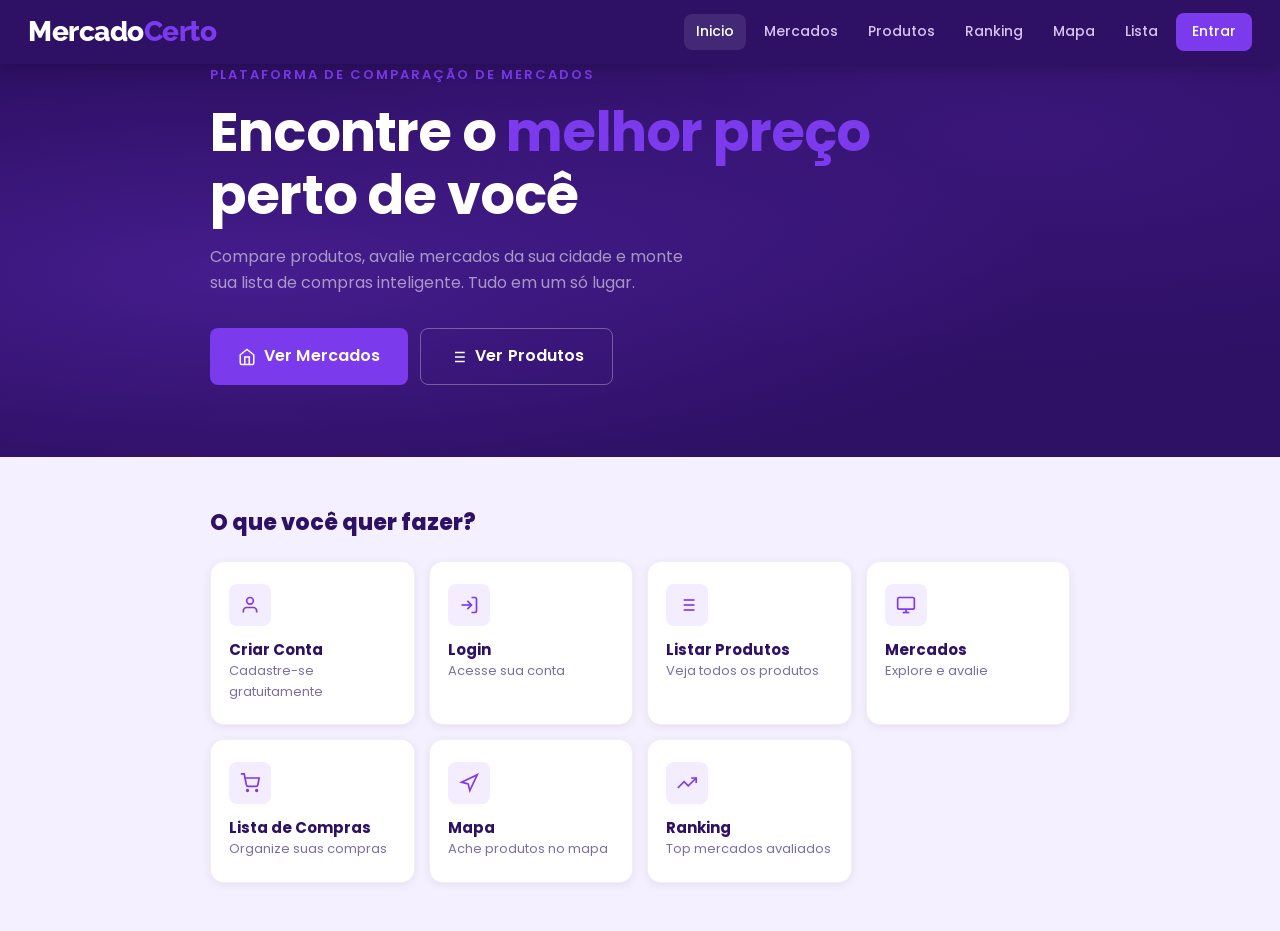
<file: src/main/resources/static/index.html>
<!doctype html>
<html lang="pt-BR">
<head>
  <meta charset="utf-8"/>
  <meta name="viewport" content="width=device-width,initial-scale=1"/>
  <title>MercadoCerto — Compare, economize e descubra</title>
  <link rel="stylesheet" href="css/style.css"/>
  <link rel="stylesheet" href="https://cdnjs.cloudflare.com/ajax/libs/font-awesome/6.5.0/css/all.min.css"/>
</head>
<body>

<header class="header" id="main-header"></header>

<!-- HERO -->
<section class="home-hero">
  <div class="container">
    <p class="home-hero-eyebrow">Plataforma de Comparação de Mercados</p>
    <h1 class="home-hero-title">
      Encontre o <em>melhor preço</em><br>perto de você
    </h1>
    <p class="home-hero-desc">
      Compare produtos, avalie mercados da sua cidade e monte sua lista de compras inteligente. Tudo em um só lugar.
    </p>
    <div class="home-hero-actions">
      <a href="mercados.html" class="btn btn-primary btn-lg">
        <svg width="18" height="18" viewBox="0 0 24 24" fill="none" stroke="currentColor" stroke-width="2"><path d="M3 9l9-7 9 7v11a2 2 0 01-2 2H5a2 2 0 01-2-2z"/><polyline points="9 22 9 12 15 12 15 22"/></svg>
        Ver Mercados
      </a>
      <a href="lista-produtos.html" class="btn btn-ghost btn-lg" style="color:#fff;border-color:rgba(255,255,255,.3);">
        <svg width="18" height="18" viewBox="0 0 24 24" fill="none" stroke="currentColor" stroke-width="2"><line x1="8" y1="6" x2="21" y2="6"/><line x1="8" y1="12" x2="21" y2="12"/><line x1="8" y1="18" x2="21" y2="18"/><line x1="3" y1="6" x2="3.01" y2="6"/><line x1="3" y1="12" x2="3.01" y2="12"/><line x1="3" y1="18" x2="3.01" y2="18"/></svg>
        Ver Produtos
      </a>
    </div>
  </div>
</section>

<!-- ACTIONS -->
<section class="home-actions-section">
  <div class="container">
    <p class="home-actions-title">O que você quer fazer?</p>

    <div class="actions-grid">

      <a href="cadastro.html" class="action-card">
        <div class="action-card-icon">
          <svg width="20" height="20" viewBox="0 0 24 24" fill="none" stroke="currentColor" stroke-width="2"><path d="M20 21v-2a4 4 0 00-4-4H8a4 4 0 00-4 4v2"/><circle cx="12" cy="7" r="4"/></svg>
        </div>
        <div>
          <div class="action-card-label">Criar Conta</div>
          <div class="action-card-desc">Cadastre-se gratuitamente</div>
        </div>
      </a>

      <a href="login.html" class="action-card">
        <div class="action-card-icon">
          <svg width="20" height="20" viewBox="0 0 24 24" fill="none" stroke="currentColor" stroke-width="2"><path d="M15 3h4a2 2 0 012 2v14a2 2 0 01-2 2h-4"/><polyline points="10 17 15 12 10 7"/><line x1="15" y1="12" x2="3" y2="12"/></svg>
        </div>
        <div>
          <div class="action-card-label">Login</div>
          <div class="action-card-desc">Acesse sua conta</div>
        </div>
      </a>

      <a href="cadastro-produto.html" class="action-card" data-only-comercio style="display:none;">
        <div class="action-card-icon">
          <svg width="20" height="20" viewBox="0 0 24 24" fill="none" stroke="currentColor" stroke-width="2"><path d="M21 16V8a2 2 0 00-1-1.73l-7-4a2 2 0 00-2 0l-7 4A2 2 0 003 8v8a2 2 0 001 1.73l7 4a2 2 0 002 0l7-4A2 2 0 0021 16z"/></svg>
        </div>
        <div>
          <div class="action-card-label">Cadastrar Produto</div>
          <div class="action-card-desc">Adicione um novo item ao seu catálogo</div>
        </div>
      </a>

      <a href="lista-produtos.html" class="action-card">
        <div class="action-card-icon">
          <svg width="20" height="20" viewBox="0 0 24 24" fill="none" stroke="currentColor" stroke-width="2"><line x1="8" y1="6" x2="21" y2="6"/><line x1="8" y1="12" x2="21" y2="12"/><line x1="8" y1="18" x2="21" y2="18"/><line x1="3" y1="6" x2="3.01" y2="6"/><line x1="3" y1="12" x2="3.01" y2="12"/><line x1="3" y1="18" x2="3.01" y2="18"/></svg>
        </div>
        <div>
          <div class="action-card-label">Listar Produtos</div>
          <div class="action-card-desc">Veja todos os produtos</div>
        </div>
      </a>

      <a href="cadastro-mercado.html" class="action-card" data-only-comercio style="display:none;">
        <div class="action-card-icon">
          <svg width="20" height="20" viewBox="0 0 24 24" fill="none" stroke="currentColor" stroke-width="2"><path d="M3 9l9-7 9 7v11a2 2 0 01-2 2H5a2 2 0 01-2-2z"/><polyline points="9 22 9 12 15 12 15 22"/></svg>
        </div>
        <div>
          <div class="action-card-label">Cadastrar Mercado</div>
          <div class="action-card-desc">Registre um estabelecimento</div>
        </div>
      </a>

      <a href="mercados.html" class="action-card">
        <div class="action-card-icon">
          <svg width="20" height="20" viewBox="0 0 24 24" fill="none" stroke="currentColor" stroke-width="2"><rect x="2" y="3" width="20" height="14" rx="2"/><line x1="8" y1="21" x2="16" y2="21"/><line x1="12" y1="17" x2="12" y2="21"/></svg>
        </div>
        <div>
          <div class="action-card-label">Mercados</div>
          <div class="action-card-desc">Explore e avalie</div>
        </div>
      </a>

      <a href="lista-compra.html" class="action-card">
        <div class="action-card-icon">
          <svg width="20" height="20" viewBox="0 0 24 24" fill="none" stroke="currentColor" stroke-width="2"><circle cx="9" cy="21" r="1"/><circle cx="20" cy="21" r="1"/><path d="M1 1h4l2.68 13.39a2 2 0 001.99 1.61h9.72a2 2 0 001.99-1.61L23 6H6"/></svg>
        </div>
        <div>
          <div class="action-card-label">Lista de Compras</div>
          <div class="action-card-desc">Organize suas compras</div>
        </div>
      </a>

      <a href="mapa.html" class="action-card">
        <div class="action-card-icon">
          <svg width="20" height="20" viewBox="0 0 24 24" fill="none" stroke="currentColor" stroke-width="2"><polygon points="3 11 22 2 13 21 11 13 3 11"/></svg>
        </div>
        <div>
          <div class="action-card-label">Mapa</div>
          <div class="action-card-desc">Ache produtos no mapa</div>
        </div>
      </a>

      <a href="ranking.html" class="action-card">
        <div class="action-card-icon">
          <svg width="20" height="20" viewBox="0 0 24 24" fill="none" stroke="currentColor" stroke-width="2"><polyline points="23 6 13.5 15.5 8.5 10.5 1 18"/><polyline points="17 6 23 6 23 12"/></svg>
        </div>
        <div>
          <div class="action-card-label">Ranking</div>
          <div class="action-card-desc">Top mercados avaliados</div>
        </div>
      </a>

    </div>
  </div>
</section>

<script src="js/main.js"></script>
<script src="js/header.js"></script>
<script>
  // Adaptar interface baseado no usuario logado
  (function() {
    const u = getUsuarioLogado();
    const actions = document.querySelector('.actions-grid');
    if (!actions) return;

    // Cards exclusivos de COMERCIO/ADMIN: por padrão escondidos no HTML,
    // liberados aqui se o tipoConta permitir.
    if (u && (u.tipoConta === 'COMERCIO' || u.tipoConta === 'ADMIN')) {
      actions.querySelectorAll('[data-only-comercio]').forEach(el => {
        el.style.display = '';
      });
    }

    if (!u) return;

    // Adicionar card de dashboard no inicio
    const dashCard = document.createElement('a');
    dashCard.href = u.tipoConta === 'COMERCIO' ? 'painel-comercio.html' : 'dashboard.html';
    dashCard.className = 'action-card';
    dashCard.innerHTML = `
      <div class="action-card-icon">
        <svg width="20" height="20" viewBox="0 0 24 24" fill="none" stroke="currentColor" stroke-width="2"><rect x="3" y="3" width="7" height="7"/><rect x="14" y="3" width="7" height="7"/><rect x="14" y="14" width="7" height="7"/><rect x="3" y="14" width="7" height="7"/></svg>
      </div>
      <div>
        <div class="action-card-label">Meu Painel</div>
        <div class="action-card-desc">${u.tipoConta === 'COMERCIO' ? 'Gerencie seu comercio' : 'Suas listas e precos'}</div>
      </div>`;
    actions.insertBefore(dashCard, actions.firstChild);

    // Esconder cards de Criar Conta e Login (já está logado)
    actions.querySelectorAll('a').forEach(link => {
      if (link.href.includes('cadastro.html') || link.href.includes('login.html')) {
        link.style.display = 'none';
      }
    });
  })();
</script>
</body>
</html>
</file>
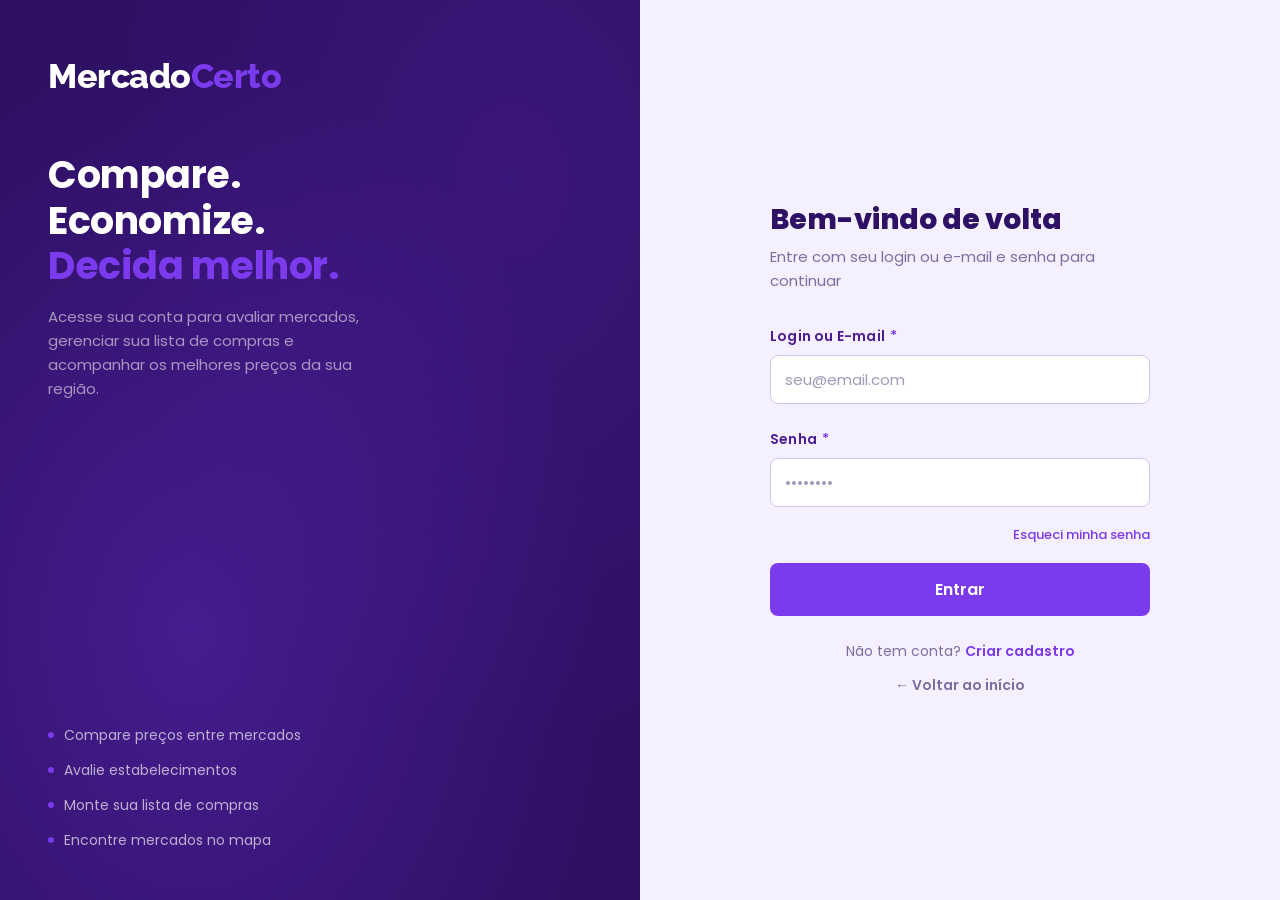
<file: src/main/resources/static/cadastro-mercado.html>
<!doctype html>
<html lang="pt-BR">
<head>
  <meta charset="utf-8"/>
  <meta name="viewport" content="width=device-width,initial-scale=1"/>
  <title>Cadastrar Mercado — MercadoCerto</title>
  <link rel="stylesheet" href="css/style.css"/>
</head>
<body>

<header class="header" id="main-header"></header>

<main class="page">
  <div class="container-narrow" style="padding-top:24px; padding-bottom:48px;">

    <div style="margin-bottom:24px;">
      <a href="mercados.html" class="btn btn-ghost" style="margin-bottom:16px; display:inline-flex;">
        <svg width="16" height="16" viewBox="0 0 24 24" fill="none" stroke="currentColor" stroke-width="2"><polyline points="15 18 9 12 15 6"/></svg>
        Voltar
      </a>
      <h1 class="page-title">Cadastrar Mercado</h1>
      <p class="page-subtitle">Registre um novo estabelecimento na plataforma</p>
    </div>

    <div class="card">
      <form id="form-mercado">

        <div class="form-group">
          <label class="form-label" for="nome">Nome do Mercado <span class="req">*</span></label>
          <input class="form-input" id="nome" type="text" placeholder="Ex: Supermercado Bom Preço" required/>
        </div>

        <div class="form-group">
          <label class="form-label" for="endereco">Endereço <span class="req">*</span></label>
          <input class="form-input" id="endereco" type="text" placeholder="Ex: Rua das Flores, 123 - Centro" required/>
        </div>

        <div class="row">
          <div class="form-group">
            <label class="form-label" for="cidade">Cidade <span class="req">*</span></label>
            <input class="form-input" id="cidade" type="text" placeholder="Ex: São Paulo" required/>
          </div>
          <div class="form-group" style="max-width:120px">
            <label class="form-label" for="cep">CEP</label>
            <input class="form-input" id="cep" type="text" placeholder="00000-000" maxlength="9"/>
          </div>
        </div>

        <div class="form-group">
          <label class="form-label" for="foto">Foto do Mercado</label>
          <div id="foto-preview-wrap" style="display:none;margin-bottom:10px;">
            <img id="foto-preview" src="" alt="Prévia" style="width:100%;max-height:180px;object-fit:cover;border-radius:8px;border:1px solid var(--surface-3);"/>
          </div>
          <input class="form-input" id="foto" type="file" accept="image/jpeg,image/png,image/webp" style="padding:8px;"/>
          <div style="font-size:11px;color:var(--ink-soft);margin-top:4px;">JPG, PNG ou WebP — máx. 5 MB (opcional)</div>
        </div>

        <button type="submit" class="btn btn-primary btn-full btn-lg" id="btn-submit">
          Cadastrar Mercado
        </button>

      </form>
    </div>

  </div>
</main>

<script src="js/main.js"></script>
<script src="js/header.js"></script>
<script>
  if (!requireComercio()) { throw new Error('Acesso negado'); }

  // Prévia da foto
  document.getElementById('foto').addEventListener('change', function() {
    const file = this.files[0];
    if (!file) return;
    if (file.size > 5 * 1024 * 1024) {
      toast('A foto deve ter no máximo 5 MB', 'error');
      this.value = '';
      return;
    }
    const reader = new FileReader();
    reader.onload = e => {
      document.getElementById('foto-preview').src = e.target.result;
      document.getElementById('foto-preview-wrap').style.display = 'block';
    };
    reader.readAsDataURL(file);
  });

  // Máscara de CEP
  document.getElementById('cep').addEventListener('input', function() {
    let v = this.value.replace(/\D/g,'').slice(0,8);
    if (v.length > 5) v = v.slice(0,5) + '-' + v.slice(5);
    this.value = v;
  });

  // Submit — geocodifica o endereço antes de salvar
  document.getElementById('form-mercado').addEventListener('submit', async (e) => {
    e.preventDefault();
    const btn = document.getElementById('btn-submit');

    const nomeVal   = document.getElementById('nome').value.trim();
    const endBase   = document.getElementById('endereco').value.trim();
    const cidadeVal = document.getElementById('cidade').value.trim();
    const cepVal    = document.getElementById('cep').value.trim();

    if (!nomeVal || !endBase || !cidadeVal) {
      toast('Preencha todos os campos obrigatórios', 'error');
      return;
    }

    btn.disabled = true;
    btn.textContent = 'Buscando localização...';

    const endCompleto = cepVal ? `${endBase} - CEP: ${cepVal}` : endBase;
    const coords = await geocodificarEndereco(endBase + (cepVal ? ', ' + cepVal : ''), cidadeVal);

    if (!coords) {
      toast('Não foi possível localizar o endereço no mapa. Verifique o endereço e a cidade.', 'error');
      btn.disabled = false;
      btn.textContent = 'Cadastrar Mercado';
      return;
    }

    const mercado = {
      nomeMercado: nomeVal,
      endereco:    endCompleto,
      cidade:      cidadeVal,
      latitude:    coords.latitude,
      longitude:   coords.longitude,
    };

    try {
      btn.textContent = 'Salvando...';
      const res = await fetch(`${API}/api/mercados`, {
        method:  'POST',
        headers: { 'Content-Type': 'application/json' },
        body:    JSON.stringify(mercado)
      });

      if (!res.ok) { toast('Erro ao cadastrar mercado', 'error'); return; }

      const salvo = await res.json();

      // Envia foto se selecionada
      const fotoFile = document.getElementById('foto').files[0];
      if (fotoFile) {
        btn.textContent = 'Enviando foto...';
        const fd = new FormData();
        fd.append('foto', fotoFile);
        const resFoto = await fetch(`${API}/api/mercados/${salvo.idMercado}/foto`, {
          method: 'POST',
          body:   fd
        });
        if (!resFoto.ok) {
          toast('Mercado cadastrado, mas houve erro ao salvar a foto. Tente novamente pela aba "Editar Dados".', 'error');
        } else {
          toast('Mercado cadastrado com foto no mapa!', 'success');
        }
      } else {
        toast('Mercado cadastrado e localizado no mapa!', 'success');
      }

      document.getElementById('form-mercado').reset();
      document.getElementById('foto-preview-wrap').style.display = 'none';
    } catch {
      toast('Erro de conexão', 'error');
    } finally {
      btn.disabled = false;
      btn.textContent = 'Cadastrar Mercado';
    }
  });
</script>
</body>
</html>
</file>
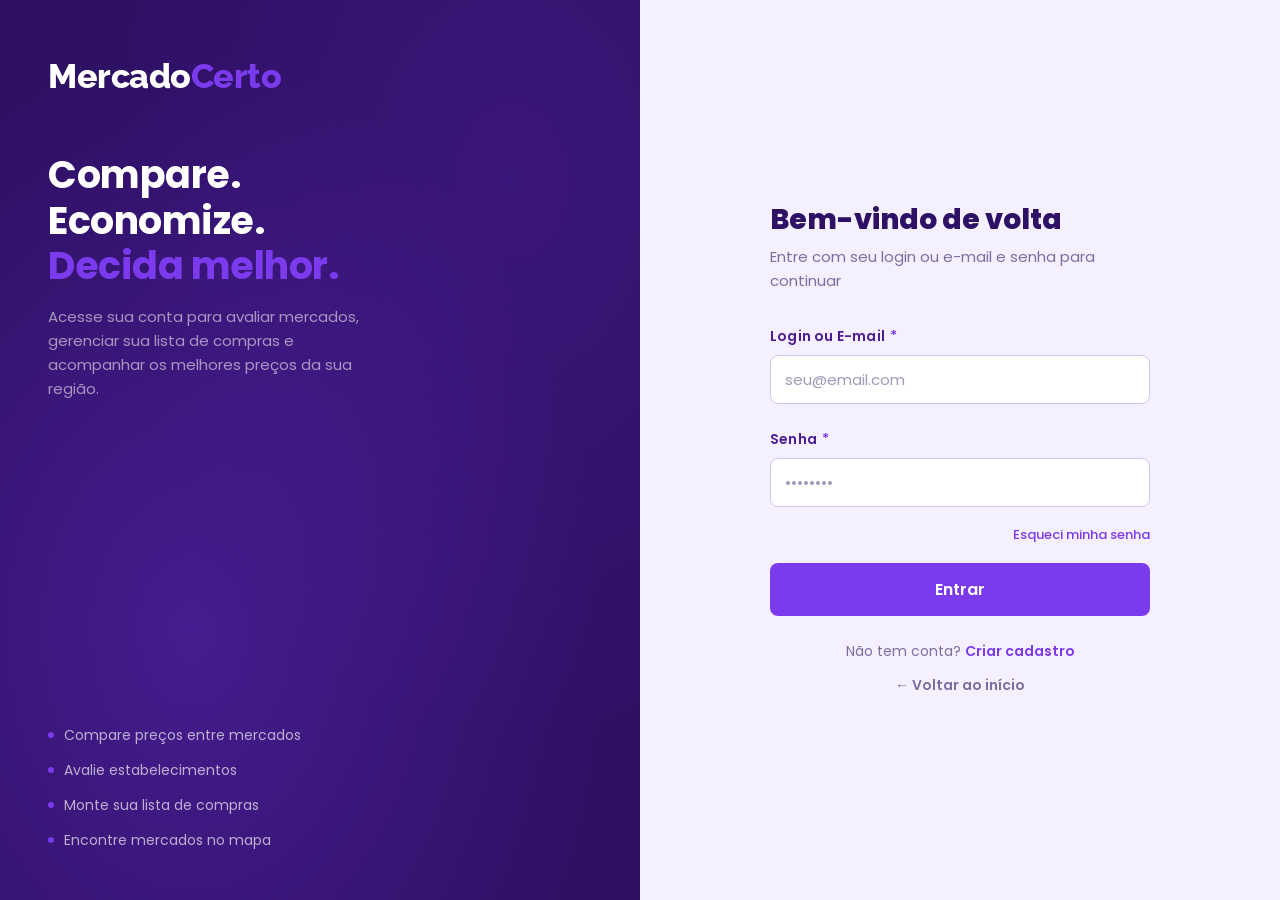
<file: src/main/resources/static/cadastro-produto.html>
<!doctype html>
<html lang="pt-BR">
<head>
  <meta charset="utf-8"/>
  <meta name="viewport" content="width=device-width,initial-scale=1"/>
  <title>Cadastrar Produto — MercadoCerto</title>
  <link rel="stylesheet" href="css/style.css"/>
</head>
<body>

<header class="header" id="main-header"></header>

<main class="page">
  <div class="container-narrow" style="padding-top:24px; padding-bottom:48px;">

    <div style="margin-bottom:24px;">
      <a href="lista-produtos.html" class="btn btn-ghost" style="margin-bottom:16px; display:inline-flex;">
        <svg width="16" height="16" viewBox="0 0 24 24" fill="none" stroke="currentColor" stroke-width="2"><polyline points="15 18 9 12 15 6"/></svg>
        Voltar
      </a>
      <h1 class="page-title">Cadastrar Produto</h1>
      <p class="page-subtitle">Adicione um novo produto à plataforma</p>
    </div>

    <div class="card">
      <form id="form-produto" enctype="multipart/form-data">

        <div class="form-group">
          <label class="form-label" for="nome">Nome do Produto <span class="req">*</span></label>
          <input class="form-input" id="nome" type="text" placeholder="Ex: Arroz Integral 5kg" required/>
        </div>

        <div class="row">
          <div class="form-group">
            <label class="form-label" for="marca">Marca <span class="req">*</span></label>
            <input class="form-input" id="marca" type="text" placeholder="Ex: Tio João" required/>
          </div>
          <div class="form-group">
            <label class="form-label" for="categoria">Categoria <span class="req">*</span></label>
            <input class="form-input" id="categoria" type="text" placeholder="Ex: Grãos" required/>
          </div>
        </div>

        <div class="row">
          <div class="form-group">
            <label class="form-label" for="preco">Preço (R$) <span class="req">*</span></label>
            <input class="form-input" id="preco" type="number" step="0.01" min="0" placeholder="0,00" required/>
          </div>
          <div class="form-group">
            <label class="form-label" for="validade">Validade <span class="req">*</span></label>
            <input class="form-input" id="validade" type="date" required/>
          </div>
        </div>

        <!-- Tipo de medida -->
        <div class="form-group">
          <label class="form-label" for="tipoMedida">Como o produto é medido? <span class="req">*</span></label>
          <select class="form-select" id="tipoMedida" required>
            <option value="">Selecione…</option>
            <option value="PESO">Peso (kg / g)</option>
            <option value="VOLUME">Volume (L / ml)</option>
            <option value="UNIDADE">Unidade (itens contáveis)</option>
            <option value="PACK">Pack (N itens × conteúdo)</option>
          </select>
          <small id="hint-tipo" style="color:var(--ink-soft);font-size:11px;display:block;margin-top:4px;">
            Escolha o tipo para preencher os campos corretos.
          </small>
        </div>

        <!-- PESO / VOLUME: peso + unidade -->
        <div class="form-group" id="grp-peso" style="display:none;">
          <label class="form-label" for="peso"><span id="lbl-peso">Peso</span> da embalagem <span class="req">*</span></label>
          <div style="display:flex;gap:8px;">
            <input class="form-input" id="peso" type="number" step="0.001" min="0" placeholder="Ex: 5" style="flex:1"/>
            <select class="form-select" id="unidade" style="width:90px;"></select>
          </div>
        </div>

        <!-- UNIDADE: quantidade simples -->
        <div class="form-group" id="grp-quantidade-simples" style="display:none;">
          <label class="form-label" for="qtdSimples">Quantidade de itens na embalagem <span class="req">*</span></label>
          <input class="form-input" id="qtdSimples" type="number" min="1" step="1" placeholder="Ex: 12 (para uma cartela de 12 ovos)"/>
        </div>

        <!-- PACK: quantidade × peso unitário -->
        <div id="grp-pack" style="display:none;">
          <div class="row">
            <div class="form-group">
              <label class="form-label" for="qtdPack">Itens no pack <span class="req">*</span></label>
              <input class="form-input" id="qtdPack" type="number" min="1" step="1" placeholder="Ex: 6"/>
            </div>
            <div class="form-group">
              <label class="form-label" for="pesoPack">Conteúdo por item <span class="req">*</span></label>
              <div style="display:flex;gap:8px;">
                <input class="form-input" id="pesoPack" type="number" step="0.001" min="0" placeholder="Ex: 500" style="flex:1"/>
                <select class="form-select" id="unidadePack" style="width:90px;"></select>
              </div>
            </div>
          </div>
          <small style="color:var(--ink-soft);font-size:11px;display:block;margin-top:-8px;margin-bottom:18px;">
            Ex.: pack de 6 garrafas de 500 ml → 6 × 500 ml.
          </small>
        </div>

        <div class="form-group">
          <label class="form-label" for="codigoBarras">Código de Barras <span class="req">*</span></label>
          <input class="form-input" id="codigoBarras" type="text" placeholder="Ex: 7891234567890" required/>
        </div>

        <div class="form-group">
          <label class="form-label" for="mercado">Mercado <span class="req">*</span></label>
          <select class="form-select" id="mercado" required>
            <option value="">Carregando mercados...</option>
          </select>
        </div>

        <div class="form-group">
          <label class="form-label">Imagem do Produto</label>
          <label class="form-file-label" for="imagem" id="file-label">
            <svg width="18" height="18" viewBox="0 0 24 24" fill="none" stroke="currentColor" stroke-width="2"><rect x="3" y="3" width="18" height="18" rx="2"/><circle cx="8.5" cy="8.5" r="1.5"/><polyline points="21 15 16 10 5 21"/></svg>
            <span id="file-name">Clique para selecionar uma imagem</span>
          </label>
          <input type="file" id="imagem" accept="image/*"/>
        </div>

        <!-- Preview da imagem -->
        <div id="img-preview-box" style="display:none; margin-bottom:18px;">
          <img id="img-preview" style="max-height:180px; max-width:100%; object-fit:contain; border-radius:var(--radius-sm); border:1px solid var(--ink-faint); background:var(--surface-2); display:block; margin:0 auto;"/>
        </div>

        <button type="submit" class="btn btn-primary btn-full btn-lg" id="btn-submit">
          Cadastrar Produto
        </button>

      </form>
    </div>

  </div>
</main>

<script src="js/main.js"></script>
<script src="js/header.js"></script>
<script>
  if (!requireComercio()) { throw new Error('Acesso negado'); }

  document.getElementById('imagem').addEventListener('change', function () {
    const file = this.files[0];
    if (file) {
      if (!file.type.startsWith('image/')) {
        toast('Selecione um arquivo de imagem', 'error');
        this.value = '';
        return;
      }
      if (file.size > 5 * 1024 * 1024) {
        toast('Imagem muito grande (max 5MB)', 'error');
        this.value = '';
        return;
      }
      document.getElementById('file-name').textContent = file.name;
      const reader = new FileReader();
      reader.onload = e => {
        document.getElementById('img-preview').src = e.target.result;
        document.getElementById('img-preview-box').style.display = 'block';
      };
      reader.readAsDataURL(file);
    }
  });

  async function carregarMercados() {
    const sel = document.getElementById('mercado');
    try {
      const res = await fetch(`${API}/api/mercados`);
      const mercados = await res.json();
      sel.innerHTML = '<option value="">Selecione um mercado</option>';
      mercados.forEach(m => {
        const opt = document.createElement('option');
        opt.value = m.idMercado;
        opt.textContent = m.nomeMercado;
        sel.appendChild(opt);
      });
    } catch {
      sel.innerHTML = '<option value="">Erro ao carregar mercados</option>';
    }
  }

  // ── Mostra/esconde campos conforme tipo de medida ─────────────
  const UNIDADES_POR_TIPO = {
    PESO:   [['kg','kg'],['g','g']],
    VOLUME: [['L','L'],['ml','ml']],
    PACK:   [['kg','kg'],['g','g'],['L','L'],['ml','ml']],
  };

  function popularUnidades(selectEl, tipo) {
    selectEl.innerHTML = '';
    (UNIDADES_POR_TIPO[tipo] || []).forEach(([v, label]) => {
      const opt = document.createElement('option');
      opt.value = v; opt.textContent = label;
      selectEl.appendChild(opt);
    });
  }

  document.getElementById('tipoMedida').addEventListener('change', (e) => {
    const tipo = e.target.value;
    const grpPeso = document.getElementById('grp-peso');
    const grpQtd  = document.getElementById('grp-quantidade-simples');
    const grpPack = document.getElementById('grp-pack');
    const lblPeso = document.getElementById('lbl-peso');

    grpPeso.style.display = (tipo === 'PESO' || tipo === 'VOLUME') ? '' : 'none';
    grpQtd.style.display  = (tipo === 'UNIDADE') ? '' : 'none';
    grpPack.style.display = (tipo === 'PACK')    ? '' : 'none';

    if (tipo === 'PESO' || tipo === 'VOLUME') {
      lblPeso.textContent = (tipo === 'PESO') ? 'Peso' : 'Volume';
      popularUnidades(document.getElementById('unidade'), tipo);
    }
    if (tipo === 'PACK') {
      popularUnidades(document.getElementById('unidadePack'), 'PACK');
    }
  });

  document.getElementById('form-produto').addEventListener('submit', async (e) => {
    e.preventDefault();
    const btn = document.getElementById('btn-submit');

    const tipoMedida = document.getElementById('tipoMedida').value;
    if (!tipoMedida) { toast('Selecione o tipo de medida', 'error'); return; }

    let quantidade = null, peso = null, unidade = null;
    if (tipoMedida === 'PESO' || tipoMedida === 'VOLUME') {
      peso    = parseFloat(document.getElementById('peso').value);
      unidade = document.getElementById('unidade').value;
      if (!peso || peso <= 0 || !unidade) {
        toast('Informe o peso/volume e a unidade', 'error'); return;
      }
    } else if (tipoMedida === 'UNIDADE') {
      quantidade = parseInt(document.getElementById('qtdSimples').value);
      unidade = 'un';
      if (!quantidade || quantidade <= 0) {
        toast('Informe a quantidade de itens', 'error'); return;
      }
    } else if (tipoMedida === 'PACK') {
      quantidade = parseInt(document.getElementById('qtdPack').value);
      peso       = parseFloat(document.getElementById('pesoPack').value);
      unidade    = document.getElementById('unidadePack').value;
      if (!quantidade || quantidade <= 0 || !peso || peso <= 0 || !unidade) {
        toast('Preencha itens, conteúdo e unidade do pack', 'error'); return;
      }
    }

    const produto = {
      nomeProduto:  document.getElementById('nome').value.trim(),
      marca:        document.getElementById('marca').value.trim(),
      categoria:    document.getElementById('categoria').value.trim(),
      validade:     document.getElementById('validade').value,
      codigoBarras: document.getElementById('codigoBarras').value.trim(),
      preco:        parseFloat(document.getElementById('preco').value),
      tipoMedida,
      quantidade,
      peso,
      unidade,
    };

    const idMercado = parseInt(document.getElementById('mercado').value);
    if (!idMercado) { toast('Selecione um mercado', 'error'); return; }

    const imagem = document.getElementById('imagem').files[0];
    const formData = new FormData();
    formData.append('produto', JSON.stringify(produto));
    formData.append('idMercado', idMercado);
    if (imagem) formData.append('imagem', imagem);

    setLoading(btn, true);
    try {
      const res = await fetch(`${API}/api/produtos/cadastrar`, {
        method: 'POST',
        body: formData
      });

      if (res.ok) {
        toast('Produto cadastrado com sucesso!', 'success');
        document.getElementById('form-produto').reset();
        document.getElementById('img-preview-box').style.display = 'none';
        document.getElementById('file-name').textContent = 'Clique para selecionar uma imagem';
        document.getElementById('grp-peso').style.display = 'none';
        document.getElementById('grp-quantidade-simples').style.display = 'none';
        document.getElementById('grp-pack').style.display = 'none';
      } else {
        const txt = await res.text();
        toast('Erro: ' + txt, 'error');
      }
    } catch {
      toast('Erro de conexão', 'error');
    } finally {
      setLoading(btn, false);
    }
  });

  carregarMercados();
</script>
</body>
</html>
</file>
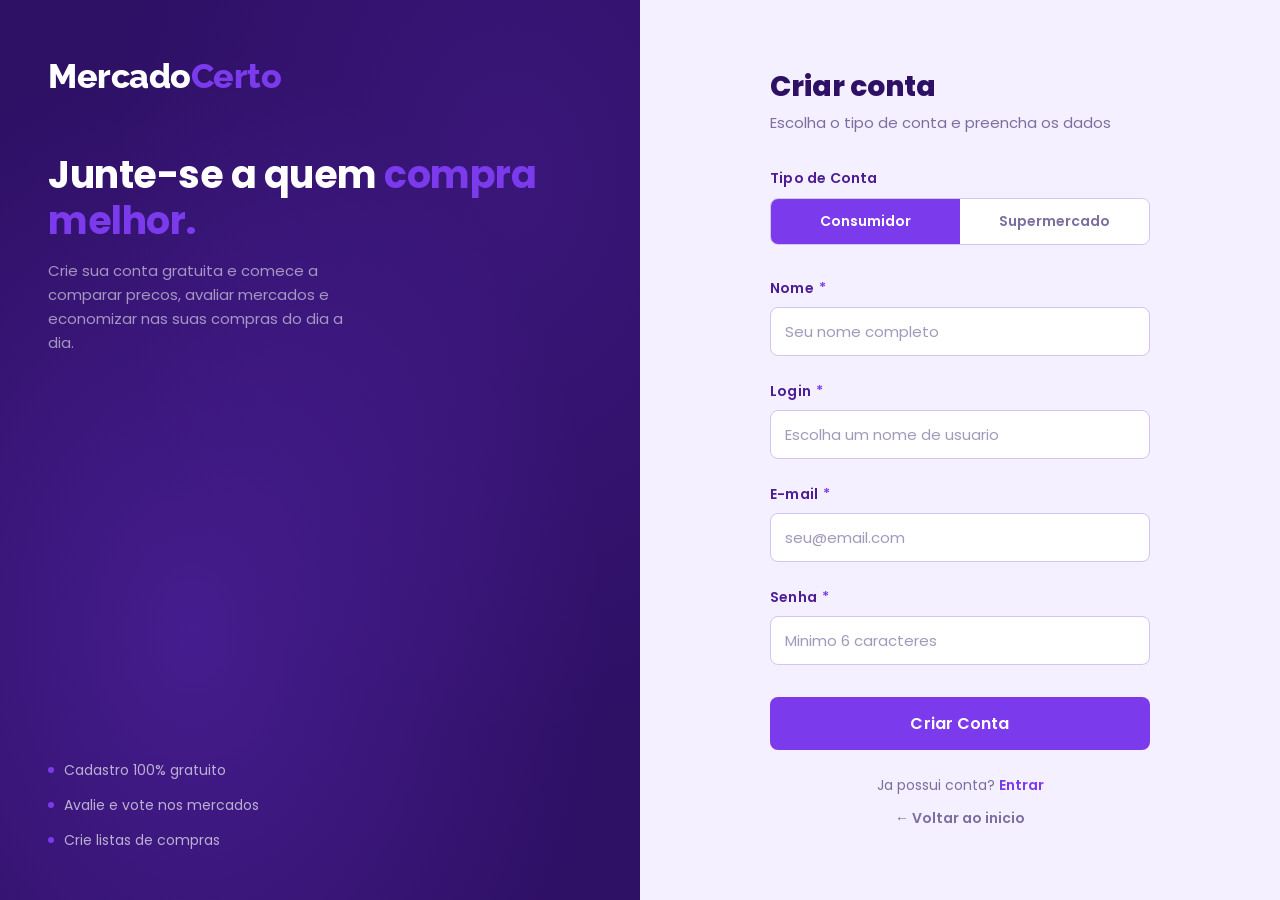
<file: src/main/resources/static/cadastro.html>
<!doctype html>
<html lang="pt-BR">
<head>
  <meta charset="utf-8"/>
  <meta name="viewport" content="width=device-width,initial-scale=1"/>
  <title>Criar Conta — MercadoCerto</title>
  <link rel="stylesheet" href="css/style.css"/>
</head>
<body>

<div class="auth-page">

  <div class="auth-left">
    <div class="auth-left-content">
      <a href="index.html" class="auth-logo">
        <span class="brand-mercado">Mercado</span><span class="brand-certo">Certo</span>
      </a>
      <h2 class="auth-tagline">
        Junte-se a quem <em>compra melhor.</em>
      </h2>
      <p class="auth-description">
        Crie sua conta gratuita e comece a comparar precos, avaliar mercados e economizar nas suas compras do dia a dia.
      </p>
    </div>
    <div class="auth-features">
      <div class="auth-feature"><div class="auth-feature-dot"></div> Cadastro 100% gratuito</div>
      <div class="auth-feature"><div class="auth-feature-dot"></div> Avalie e vote nos mercados</div>
      <div class="auth-feature"><div class="auth-feature-dot"></div> Crie listas de compras</div>
    </div>
  </div>

  <div class="auth-right">
    <div class="auth-form-box">
      <h1 class="auth-form-title">Criar conta</h1>
      <p class="auth-form-subtitle">Escolha o tipo de conta e preencha os dados</p>

      <form id="form-cadastro">
        <!-- Tipo de conta -->
        <div class="form-group">
          <label class="form-label">Tipo de Conta</label>
          <div class="account-type-toggle">
            <button type="button" class="account-type-btn active" data-type="USUARIO">Consumidor</button>
            <button type="button" class="account-type-btn" data-type="COMERCIO">Supermercado</button>
          </div>
        </div>

        <input type="hidden" id="tipoConta" value="USUARIO"/>

        <div class="form-group">
          <label class="form-label" for="nome">Nome <span class="req">*</span></label>
          <input class="form-input" id="nome" type="text" placeholder="Seu nome completo" required/>
        </div>

        <div class="form-group">
          <label class="form-label" for="login">Login <span class="req">*</span></label>
          <input class="form-input" id="login" type="text" placeholder="Escolha um nome de usuario" autocomplete="username" required/>
        </div>

        <div class="form-group">
          <label class="form-label" for="email">E-mail <span class="req">*</span></label>
          <input class="form-input" id="email" type="email" placeholder="seu@email.com" autocomplete="email" required/>
        </div>

        <div class="form-group">
          <label class="form-label" for="senha">Senha <span class="req">*</span></label>
          <input class="form-input" id="senha" type="password" placeholder="Minimo 6 caracteres" autocomplete="new-password" required/>
        </div>

        <!-- Campo CNPJ (visivel apenas para COMERCIO) -->
        <div class="form-group cnpj-field" id="cnpj-group">
          <label class="form-label" for="cnpj">CNPJ <span class="req">*</span></label>
          <input class="form-input" id="cnpj" type="text" placeholder="00.000.000/0000-00" maxlength="18"/>
          <span style="font-size:11px; color:var(--ink-soft);">Obrigatorio para contas de supermercado</span>
        </div>

        <button type="submit" class="btn btn-primary btn-full btn-lg" id="btn-cadastro" style="margin-top:8px;">
          Criar Conta
        </button>
      </form>

      <div class="auth-switch" style="margin-top:24px;">
        Ja possui conta? <a href="login.html">Entrar</a>
      </div>
      <div class="auth-switch" style="margin-top:10px;">
        <a href="index.html" style="color:var(--ink-soft);">← Voltar ao inicio</a>
      </div>
    </div>
  </div>

</div>

<script src="js/main.js"></script>
<script>
  // Se ja esta logado, redireciona
  if (getUsuarioLogado()) {
    window.location = 'index.html';
  }

  // Toggle tipo de conta
  document.querySelectorAll('.account-type-btn').forEach(btn => {
    btn.addEventListener('click', () => {
      document.querySelectorAll('.account-type-btn').forEach(b => b.classList.remove('active'));
      btn.classList.add('active');
      const tipo = btn.dataset.type;
      document.getElementById('tipoConta').value = tipo;
      const cnpjGroup = document.getElementById('cnpj-group');
      if (tipo === 'COMERCIO') {
        cnpjGroup.classList.add('show');
      } else {
        cnpjGroup.classList.remove('show');
      }
    });
  });

  // Mascara CNPJ
  document.getElementById('cnpj').addEventListener('input', function() {
    this.value = formatCnpj(this.value);
  });

  document.getElementById('form-cadastro').addEventListener('submit', async (e) => {
    e.preventDefault();
    const btn = document.getElementById('btn-cadastro');
    const nome = document.getElementById('nome').value.trim();
    const login = document.getElementById('login').value.trim();
    const email = document.getElementById('email').value.trim();
    const senha = document.getElementById('senha').value;
    const tipoConta = document.getElementById('tipoConta').value;
    const cnpj = document.getElementById('cnpj').value.replace(/\D/g, '');

    if (!nome || !login || !email || !senha) { toast('Preencha todos os campos', 'error'); return; }
    if (!isValidEmail(email))                { toast('E-mail invalido', 'error'); return; }
    if (senha.length < 6)                    { toast('Senha deve ter pelo menos 6 caracteres', 'error'); return; }

    if (tipoConta === 'COMERCIO') {
      if (!cnpj) { toast('CNPJ e obrigatorio para contas de supermercado', 'error'); return; }
      if (!isValidCnpj(cnpj)) { toast('CNPJ invalido. Verifique o numero informado.', 'error'); return; }
    }

    const body = {
      nomeUsuario: nome,
      login,
      email,
      senha,
      tipoConta
    };
    if (tipoConta === 'COMERCIO') {
      body.cnpj = cnpj;
    }

    setLoading(btn, true);
    try {
      const res = await fetch(`${API}/api/usuarios/register`, {
        method: 'POST',
        headers: { 'Content-Type': 'application/json' },
        body: JSON.stringify(body)
      });
      if (res.ok) {
        const usuario = await res.json();
        setUsuarioLogado(usuario);
        toast('Conta criada com sucesso!', 'success');
        const destino = tipoConta === 'COMERCIO' ? 'painel-comercio.html' : 'dashboard.html';
        setTimeout(() => window.location = destino, 700);
      } else {
        const txt = await res.text();
        toast('Erro: ' + txt, 'error');
      }
    } catch {
      toast('Erro ao conectar ao servidor', 'error');
    } finally {
      setLoading(btn, false);
    }
  });
</script>
</body>
</html>
</file>
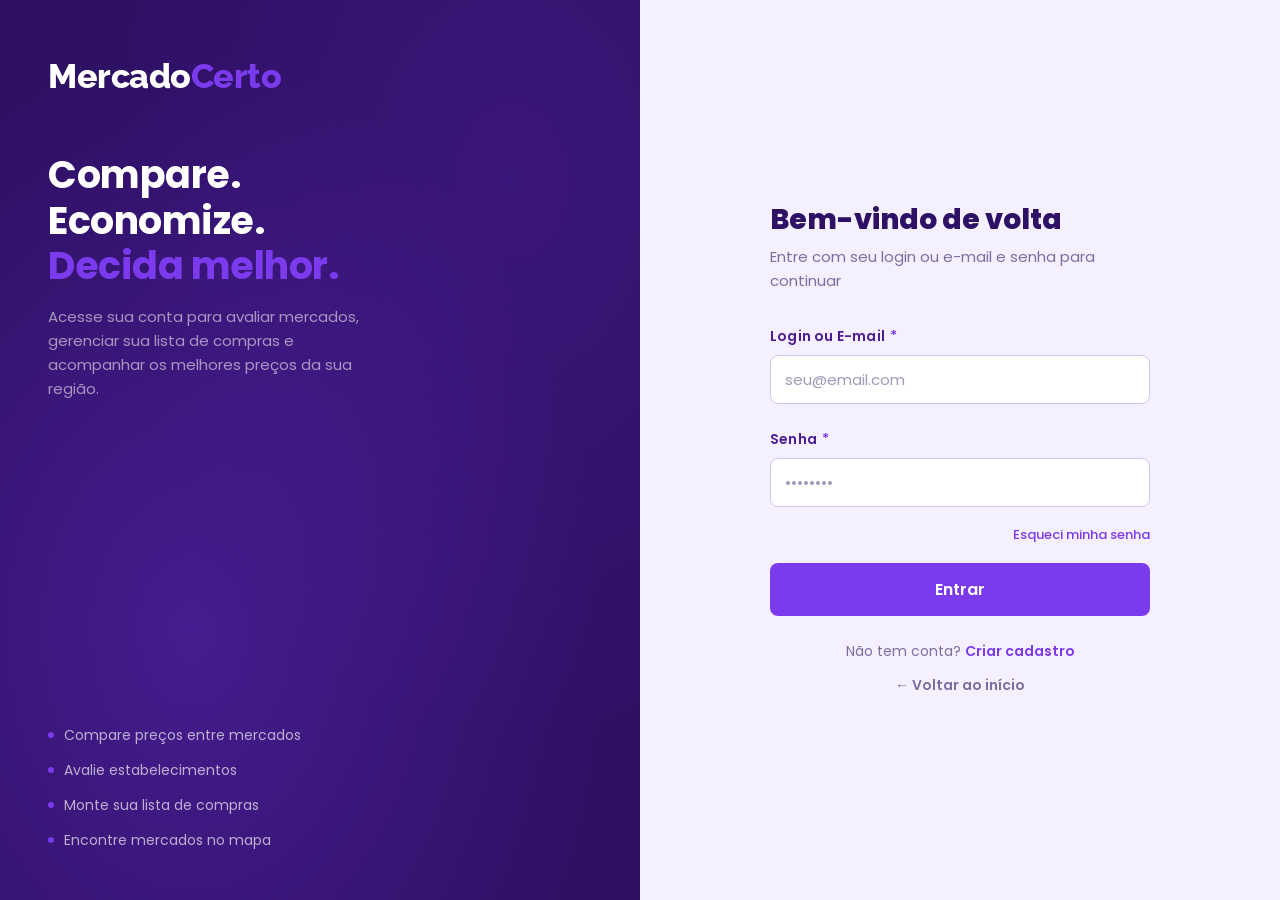
<file: src/main/resources/static/dashboard.html>
<!doctype html>
<html lang="pt-BR">
<head>
  <meta charset="utf-8"/>
  <meta name="viewport" content="width=device-width,initial-scale=1"/>
  <title>Meu Painel — MercadoCerto</title>
  <link rel="stylesheet" href="css/style.css"/>
</head>
<body>

<header class="header" id="main-header"></header>

<main class="page">
  <div class="container" style="padding-top:24px; padding-bottom:48px;">

    <!-- Banner admin -->
    <div id="admin-banner" style="display:none;margin-bottom:20px;">
      <div style="background:linear-gradient(135deg,#7c3aed,#5b21b6);border-radius:var(--radius);padding:18px 24px;color:#fff;display:flex;align-items:center;justify-content:space-between;flex-wrap:wrap;gap:12px;">
        <div>
          <div style="font-family:var(--font-head);font-size:16px;font-weight:700;">Modo Administrador</div>
          <div style="font-size:13px;opacity:.85;margin-top:2px;">Você enxerga a visão do consumidor e também pode acessar o painel dos comércios.</div>
        </div>
        <a href="painel-comercio.html" style="background:#fff;color:#7c3aed;font-weight:700;padding:9px 18px;border-radius:var(--radius-sm);text-decoration:none;font-size:14px;white-space:nowrap;">
          Painel do Comércio →
        </a>
      </div>
    </div>

    <!-- Welcome banner -->
    <div class="dash-welcome">
      <div class="dash-welcome-content">
        <h2 id="dash-greeting">Ola!</h2>
        <p>Acompanhe seus precos, listas de compras e mercados favoritos.</p>
        <div class="dash-quick-actions">
          <a href="lista-compra.html" class="btn btn-primary">
            <svg width="16" height="16" viewBox="0 0 24 24" fill="none" stroke="currentColor" stroke-width="2"><circle cx="9" cy="21" r="1"/><circle cx="20" cy="21" r="1"/><path d="M1 1h4l2.68 13.39a2 2 0 001.99 1.61h9.72a2 2 0 001.99-1.61L23 6H6"/></svg>
            Minha Lista
          </a>
          <a href="comparar.html" class="btn btn-ghost" style="color:#fff;border-color:rgba(255,255,255,.3);">
            <svg width="16" height="16" viewBox="0 0 24 24" fill="none" stroke="currentColor" stroke-width="2"><line x1="18" y1="20" x2="18" y2="10"/><line x1="12" y1="20" x2="12" y2="4"/><line x1="6" y1="20" x2="6" y2="14"/></svg>
            Comparar Precos
          </a>
          <a href="lista-produtos.html" class="btn btn-ghost" style="color:#fff;border-color:rgba(255,255,255,.3);">
            <svg width="16" height="16" viewBox="0 0 24 24" fill="none" stroke="currentColor" stroke-width="2"><line x1="8" y1="6" x2="21" y2="6"/><line x1="8" y1="12" x2="21" y2="12"/><line x1="8" y1="18" x2="21" y2="18"/><line x1="3" y1="6" x2="3.01" y2="6"/><line x1="3" y1="12" x2="3.01" y2="12"/><line x1="3" y1="18" x2="3.01" y2="18"/></svg>
            Ver Produtos
          </a>
        </div>
      </div>
    </div>

    <!-- Stats -->
    <div class="dash-grid" id="dash-stats">
      <div class="dash-card">
        <div class="dash-card-icon">
          <svg width="20" height="20" viewBox="0 0 24 24" fill="none" stroke="currentColor" stroke-width="2"><path d="M21 16V8a2 2 0 00-1-1.73l-7-4a2 2 0 00-2 0l-7 4A2 2 0 003 8v8a2 2 0 001 1.73l7 4a2 2 0 002 0l7-4A2 2 0 0021 16z"/></svg>
        </div>
        <div class="dash-card-value" id="stat-produtos">-</div>
        <div class="dash-card-label">Produtos cadastrados</div>
      </div>
      <div class="dash-card">
        <div class="dash-card-icon">
          <svg width="20" height="20" viewBox="0 0 24 24" fill="none" stroke="currentColor" stroke-width="2"><path d="M3 9l9-7 9 7v11a2 2 0 01-2 2H5a2 2 0 01-2-2z"/></svg>
        </div>
        <div class="dash-card-value" id="stat-mercados">-</div>
        <div class="dash-card-label">Mercados disponiveis</div>
      </div>
      <div class="dash-card">
        <div class="dash-card-icon">
          <svg width="20" height="20" viewBox="0 0 24 24" fill="none" stroke="currentColor" stroke-width="2"><circle cx="9" cy="21" r="1"/><circle cx="20" cy="21" r="1"/><path d="M1 1h4l2.68 13.39a2 2 0 001.99 1.61h9.72a2 2 0 001.99-1.61L23 6H6"/></svg>
        </div>
        <div class="dash-card-value" id="stat-listas">-</div>
        <div class="dash-card-label">Minhas listas</div>
      </div>
      <div class="dash-card">
        <div class="dash-card-icon">
          <svg width="20" height="20" viewBox="0 0 24 24" fill="none" stroke="currentColor" stroke-width="2"><polyline points="23 6 13.5 15.5 8.5 10.5 1 18"/><polyline points="17 6 23 6 23 12"/></svg>
        </div>
        <div class="dash-card-value" id="stat-ranking">-</div>
        <div class="dash-card-label">Melhor mercado</div>
      </div>
    </div>

    <!-- Minhas Listas de Compras -->
    <div class="dash-section">
      <div style="display:flex;align-items:center;justify-content:space-between;margin-bottom:16px;">
        <h3 class="dash-section-title" style="margin-bottom:0;">Minhas Listas de Compras</h3>
        <a href="lista-compra.html" class="btn btn-secondary" style="font-size:12px;padding:7px 14px;">Ver todas</a>
      </div>
      <div id="minhas-listas">
        <div class="loading-center"><div class="spinner"></div></div>
      </div>
    </div>

    <!-- Top Mercados -->
    <div class="dash-section">
      <h3 class="dash-section-title">Top Mercados da Regiao</h3>
      <div id="top-mercados">
        <div class="loading-center"><div class="spinner"></div></div>
      </div>
    </div>

    <!-- Produtos em Destaque (menores precos) -->
    <div class="dash-section">
      <div style="display:flex;align-items:center;justify-content:space-between;margin-bottom:16px;">
        <h3 class="dash-section-title" style="margin-bottom:0;">Produtos com Menores Precos</h3>
        <a href="lista-produtos.html" class="btn btn-secondary" style="font-size:12px;padding:7px 14px;">Ver todos</a>
      </div>
      <div id="produtos-destaque" class="products-grid">
        <div style="grid-column:1/-1;" class="loading-center"><div class="spinner"></div></div>
      </div>
    </div>

  </div>
</main>

<script src="js/main.js"></script>
<script src="js/header.js"></script>
<script>
  const usuario = getUsuarioLogado();
  if (!usuario) {
    window.location = 'login.html';
  }

  if (usuario && usuario.tipoConta === 'ADMIN') {
    document.getElementById('admin-banner').style.display = 'block';
  }

  // Greeting
  if (usuario) {
    const hora = new Date().getHours();
    let saudacao = 'Ola';
    if (hora < 12) saudacao = 'Bom dia';
    else if (hora < 18) saudacao = 'Boa tarde';
    else saudacao = 'Boa noite';
    document.getElementById('dash-greeting').textContent = `${saudacao}, ${usuario.nomeUsuario}!`;
  }

  async function carregarDashboard() {
    try {
      // Carregar dados em paralelo
      const [resProd, resMerc, resRanking] = await Promise.all([
        fetch(`${API}/api/produtos`).catch(() => null),
        fetch(`${API}/api/mercados`).catch(() => null),
        fetch(`${API}/api/avaliacoes/ranking`).catch(() => null)
      ]);

      const produtos = resProd && resProd.ok ? await resProd.json() : [];
      const mercados = resMerc && resMerc.ok ? await resMerc.json() : [];
      const ranking  = resRanking && resRanking.ok ? await resRanking.json() : [];

      // Stats
      document.getElementById('stat-produtos').textContent = produtos.length;
      document.getElementById('stat-mercados').textContent = mercados.length;

      // Melhor mercado
      if (ranking.length > 0) {
        document.getElementById('stat-ranking').textContent = ranking[0].nome_mercado || '-';
        document.getElementById('stat-ranking').style.fontSize = '16px';
      }

      // Listas do usuario
      if (usuario) {
        try {
          const resListas = await fetch(`${API}/api/lista/usuario/${usuario.idUsuario}`);
          if (resListas.ok) {
            const listas = await resListas.json();
            document.getElementById('stat-listas').textContent = listas.length;
            renderListas(listas.slice(0, 5));
          } else {
            document.getElementById('stat-listas').textContent = '0';
            renderListas([]);
          }
        } catch {
          document.getElementById('stat-listas').textContent = '0';
          renderListas([]);
        }
      }

      // Top mercados (ranking)
      renderTopMercados(ranking.slice(0, 5));

      // Produtos mais baratos
      const sorted = [...produtos].sort((a, b) => (a.preco || 999999) - (b.preco || 999999));
      renderProdutosDestaque(sorted.slice(0, 6), mercados);

    } catch (err) {
      console.error(err);
      toast('Erro ao carregar dados do painel', 'error');
    }
  }

  function renderListas(listas) {
    const cont = document.getElementById('minhas-listas');
    if (!listas.length) {
      cont.innerHTML = `<div class="card card-sm" style="text-align:center;color:var(--ink-soft);font-size:14px;">
        Voce ainda nao tem listas de compras. <a href="lista-compra.html" style="color:var(--green);font-weight:600;">Criar uma agora</a>
      </div>`;
      return;
    }

    cont.innerHTML = listas.map(l => `
      <div class="card card-sm" style="margin-bottom:10px;display:flex;align-items:center;justify-content:space-between;">
        <div>
          <div style="font-family:var(--font-head);font-size:15px;font-weight:700;">${l.nomeLista || 'Lista sem nome'}</div>
          <div style="font-size:12px;color:var(--ink-soft);">Criada em ${l.dataCriacao ? new Date(l.dataCriacao).toLocaleDateString('pt-BR') : '-'}</div>
        </div>
        <a href="lista-compra.html" class="btn btn-secondary" style="font-size:12px;padding:6px 12px;">Abrir</a>
      </div>
    `).join('');
  }

  function renderTopMercados(ranking) {
    const cont = document.getElementById('top-mercados');
    if (!ranking.length) {
      cont.innerHTML = `<div class="card card-sm" style="text-align:center;color:var(--ink-soft);font-size:14px;">
        Nenhum mercado avaliado ainda.
      </div>`;
      return;
    }

    cont.innerHTML = ranking.map((r, i) => `
      <div class="ranking-card ${i < 3 ? 'rank-' + (i+1) : ''}" style="margin-bottom:10px;">
        <div class="ranking-pos">${i + 1}</div>
        <div class="ranking-info">
          <div class="ranking-name">${r.nome_mercado}</div>
          <div class="ranking-votes">${r.votos || 0} avaliacao${(r.votos || 0) !== 1 ? 'es' : ''}</div>
        </div>
        <div class="ranking-score">
          <div class="score-num">${r.media ? parseFloat(r.media).toFixed(1) : '-'}</div>
          <div class="stars">${starsDisplay(r.media || 0)}</div>
        </div>
      </div>
    `).join('');
  }

  function renderProdutosDestaque(produtos, mercados) {
    const cont = document.getElementById('produtos-destaque');
    const mercadoMap = Object.fromEntries(mercados.map(m => [m.idMercado, m.nomeMercado]));

    if (!produtos.length) {
      cont.innerHTML = `<div style="grid-column:1/-1;" class="empty-state">
        <div class="empty-state-icon">📦</div>
        <div class="empty-state-title">Nenhum produto cadastrado</div>
      </div>`;
      return;
    }

    cont.innerHTML = '';
    produtos.forEach(p => {
      const nomeMercado = mercadoMap[p.idMercado] || 'Nao informado';
      const imgUrl = p.imagem ? `${API}/uploads/${p.imagem}` : null;

      const card = document.createElement('div');
      card.className = 'product-card';
      card.innerHTML = `
        ${imgUrl
          ? `<div class="product-card-img"><img src="${imgUrl}" alt="${p.nomeProduto}" loading="lazy"/></div>`
          : `<div class="product-card-img-placeholder">
               <svg width="32" height="32" viewBox="0 0 24 24" fill="none" stroke="currentColor" stroke-width="1.5" opacity=".35"><rect x="3" y="3" width="18" height="18" rx="2"/><circle cx="8.5" cy="8.5" r="1.5"/><polyline points="21 15 16 10 5 21"/></svg>
               <span>Sem imagem</span>
             </div>`}
        <div class="product-card-body">
          <div class="product-card-name">${p.nomeProduto}</div>
          <div class="product-card-meta">
            <span class="badge badge-gray">${p.categoria || '—'}</span>
            <span style="color:var(--ink-faint)">•</span>
            <span>${p.marca || '—'}</span>
          </div>
          <div class="product-card-meta" style="margin-top:2px;">
            <svg width="12" height="12" viewBox="0 0 24 24" fill="none" stroke="currentColor" stroke-width="2"><path d="M3 9l9-7 9 7v11a2 2 0 01-2 2H5a2 2 0 01-2-2z"/></svg>
            ${nomeMercado}
          </div>
          <div class="product-card-price">R$ ${(p.preco || 0).toFixed(2)}</div>
        </div>`;
      cont.appendChild(card);
    });
  }

  carregarDashboard();
</script>
</body>
</html>
</file>
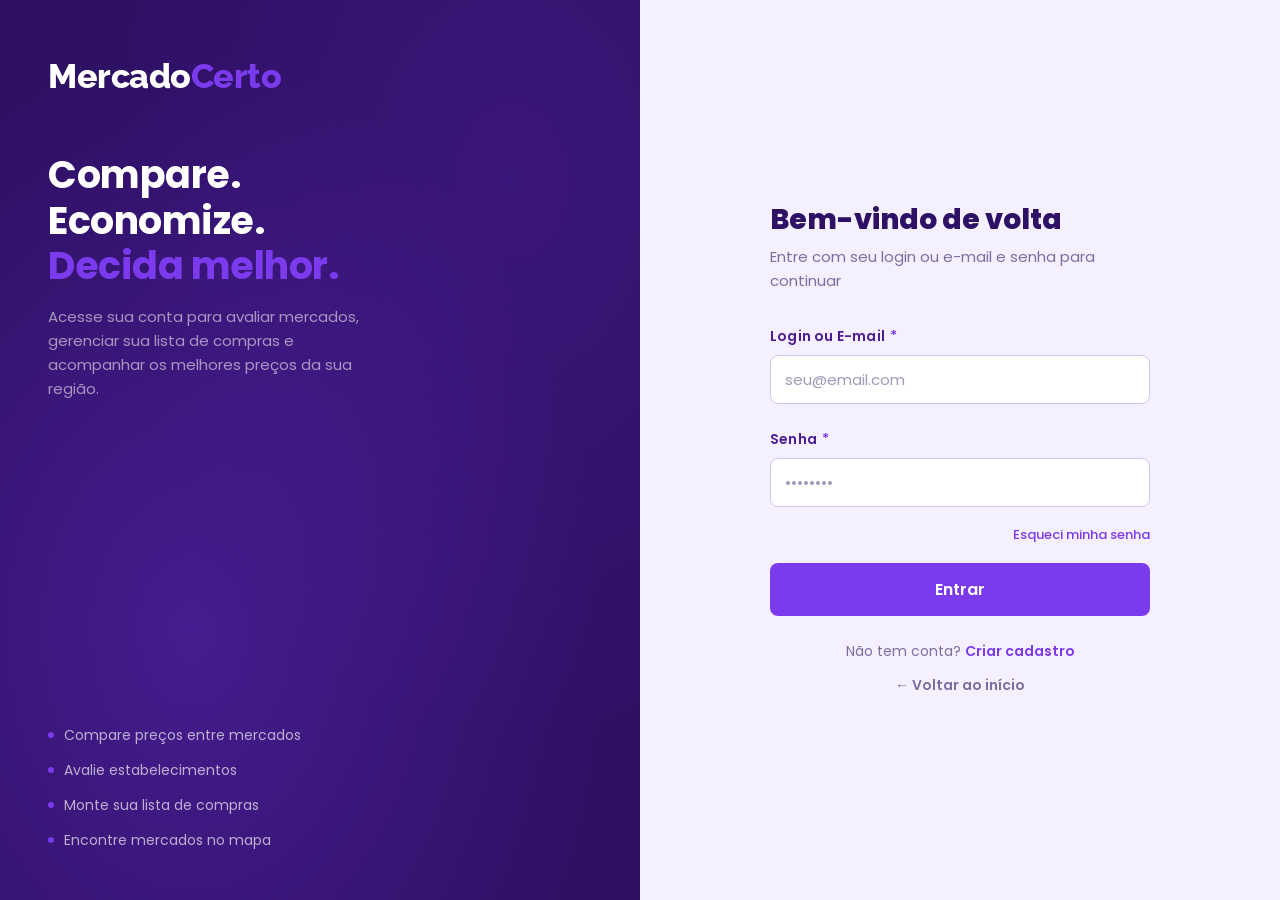
<file: src/main/resources/static/lista-compra.html>
<!doctype html>
<html lang="pt-BR">
<head>
  <meta charset="utf-8"/>
  <meta name="viewport" content="width=device-width,initial-scale=1"/>
  <title>Lista de Compras — MercadoCerto</title>
  <link rel="stylesheet" href="css/style.css"/>
  <style>
    .lc-grid { display:grid; grid-template-columns: 360px 1fr; gap:24px; align-items:start; }
    @media(max-width:820px){ .lc-grid { grid-template-columns:1fr; } }

    .lc-search-wrap { position:relative; }
    .lc-suggest {
      position:absolute; top:100%; left:0; right:0; z-index:50;
      background:var(--surface); border:1px solid var(--ink-faint);
      border-radius:var(--radius-sm); max-height:280px; overflow:auto;
      box-shadow:0 8px 24px rgba(0,0,0,.12); display:none; margin-top:4px;
    }
    .lc-suggest.open { display:block; }
    .lc-suggest-item {
      padding:10px 12px; cursor:pointer; border-bottom:1px solid var(--surface-3);
      font-size:13px; display:flex; flex-direction:column; gap:2px;
    }
    .lc-suggest-item:hover, .lc-suggest-item.active { background:var(--surface-2); }
    .lc-suggest-item:last-child { border-bottom:none; }
    .lc-suggest-name { font-weight:600; color:var(--ink); }
    .lc-suggest-meta { font-size:11px; color:var(--ink-soft); }

    .lc-item {
      display:flex; align-items:center; gap:10px; padding:10px 0;
      border-bottom:1px solid var(--surface-3);
    }
    .lc-item:last-child { border-bottom:none; }
    .lc-item-info { flex:1; min-width:0; }
    .lc-item-name { font-weight:600; font-size:14px; color:var(--ink); }
    .lc-item-meta { font-size:11px; color:var(--ink-soft); }
    .lc-item-qty { display:flex; align-items:center; gap:6px; }
    .lc-item-qty input { width:54px; padding:4px 6px; text-align:center; }

    .lc-plano-card { border:1px solid var(--ink-faint); border-radius:var(--radius-sm); padding:14px; margin-bottom:12px; background:var(--surface); }
    .lc-plano-head { display:flex; justify-content:space-between; align-items:baseline; margin-bottom:8px; }
    .lc-plano-merc { font-family:var(--font-head); font-weight:700; font-size:15px; }
    .lc-plano-sub  { font-weight:700; color:var(--green); }
    .lc-plano-item { display:flex; justify-content:space-between; font-size:13px; padding:4px 0; color:var(--ink-soft); }
    .lc-plano-item strong { color:var(--ink); font-weight:600; }
    .lc-resumo { background:#ecfdf5; border:1px solid #86efac; padding:14px; border-radius:var(--radius-sm); margin-bottom:14px; }
    .lc-resumo-total { font-family:var(--font-head); font-size:22px; font-weight:800; color:#15803d; }
    .lc-resumo-eco { font-size:13px; color:#166534; }
  </style>
</head>
<body>

<header class="header" id="main-header"></header>

<main class="page">
  <div class="container" style="padding-top:24px; padding-bottom:48px; max-width:1100px;">

    <div style="margin-bottom:20px;">
      <h1 class="page-title">Lista de Compras</h1>
      <p class="page-subtitle">Monte sua lista com produtos do catálogo e descubra a melhor combinação de mercados</p>
    </div>

    <div class="lc-grid">

      <!-- Coluna esquerda: minhas listas + criar -->
      <div>
        <div class="card" style="margin-bottom:16px;">
          <h2 style="font-family:var(--font-head); font-size:16px; font-weight:700; margin-bottom:14px;">Nova lista</h2>
          <form id="form-nova-lista" style="display:flex; gap:8px;">
            <input class="form-input" id="nova-lista-nome" type="text" placeholder="Ex: Compras da semana" required style="flex:1;"/>
            <button type="submit" class="btn btn-primary" style="padding:10px 14px;">Criar</button>
          </form>
        </div>

        <div style="display:flex; align-items:center; justify-content:space-between; margin-bottom:10px;">
          <p style="font-family:var(--font-head); font-size:15px; font-weight:700;">Minhas listas</p>
        </div>

        <div id="minhas-listas"></div>
      </div>

      <!-- Coluna direita: lista selecionada -->
      <div id="painel-lista">
        <div class="card empty-state" style="padding:40px 16px;">
          <div class="empty-state-icon">🛒</div>
          <div class="empty-state-title">Selecione uma lista</div>
          <div class="empty-state-text">Crie uma nova lista ao lado ou abra uma existente.</div>
        </div>
      </div>

    </div>

  </div>
</main>

<script src="js/main.js"></script>
<script src="js/header.js"></script>
<script>
  if (!requireLogin()) { throw new Error('Login necessário'); }

  const usuario = getUsuarioLogado();
  let listas = [];
  let listaAtiva = null;     // ListaCompras inteira
  let produtos = [];         // catálogo para autocomplete
  let produtoMap = {};       // idProduto -> Produto
  let listasLegadasMsgExibida = false;

  // ── Aviso único sobre listas antigas em localStorage ─────────────
  (function avisoLegado() {
    try {
      const legado = JSON.parse(localStorage.getItem('mc_listas') || '[]');
      if (Array.isArray(legado) && legado.length > 0 && !localStorage.getItem('mc_listas_avisado')) {
        toast('Suas listas antigas (modo legado) foram descontinuadas. Recrie usando produtos do catálogo.', 'info');
        localStorage.setItem('mc_listas_avisado', '1');
      }
    } catch {}
  })();

  // ── Catálogo de produtos ─────────────────────────────────────────
  async function carregarProdutos() {
    try {
      const res = await fetch(`${API}/api/produtos`);
      produtos = await res.json();
      produtoMap = Object.fromEntries(produtos.map(p => [p.idProduto, p]));
    } catch {
      toast('Erro ao carregar produtos', 'error');
    }
  }

  // ── Listas do usuário ────────────────────────────────────────────
  async function carregarListas() {
    try {
      const res = await fetch(`${API}/api/lista/usuario/${usuario.idUsuario}`);
      listas = await res.json();
      renderMinhasListas();
    } catch {
      toast('Erro ao carregar listas', 'error');
    }
  }

  function renderMinhasListas() {
    const cont = document.getElementById('minhas-listas');
    if (!listas.length) {
      cont.innerHTML = `<div class="empty-state" style="padding:20px 0;">
        <div class="empty-state-text" style="font-size:12px;">Nenhuma lista ainda.</div>
      </div>`;
      return;
    }
    cont.innerHTML = '';
    listas.forEach(l => {
      const ativo = listaAtiva && listaAtiva.idLista === l.idLista;
      const div = document.createElement('div');
      div.className = 'card card-sm';
      div.style.cssText = `margin-bottom:10px;padding:12px;cursor:pointer;border:${ativo?'2px solid var(--green)':'1px solid var(--ink-faint)'};`;
      div.innerHTML = `
        <div style="display:flex;justify-content:space-between;align-items:center;gap:8px;">
          <div style="flex:1;min-width:0;">
            <div style="font-family:var(--font-head);font-weight:700;font-size:14px;">${l.nomeLista}</div>
            <div style="font-size:11px;color:var(--ink-soft);">${(l.itens || []).length} ite${(l.itens||[]).length===1?'m':'ns'}</div>
          </div>
          <button class="btn btn-ghost" style="padding:4px 8px;font-size:11px;" data-del-lista="${l.idLista}">×</button>
        </div>`;
      div.addEventListener('click', e => {
        if (e.target.dataset.delLista) return;
        abrirLista(l.idLista);
      });
      cont.appendChild(div);
    });

    cont.querySelectorAll('[data-del-lista]').forEach(btn => {
      btn.addEventListener('click', async (e) => {
        e.stopPropagation();
        const id = +btn.dataset.delLista;
        if (!confirm('Excluir esta lista?')) return;
        try {
          const res = await fetch(`${API}/api/lista/${id}`, { method: 'DELETE' });
          if (res.ok) {
            toast('Lista removida', 'info');
            if (listaAtiva && listaAtiva.idLista === id) listaAtiva = null;
            await carregarListas();
            if (!listaAtiva) renderPainelVazio();
          } else { toast('Erro ao remover', 'error'); }
        } catch { toast('Erro de conexão', 'error'); }
      });
    });
  }

  // ── Criar lista ──────────────────────────────────────────────────
  document.getElementById('form-nova-lista').addEventListener('submit', async (e) => {
    e.preventDefault();
    const nomeLista = document.getElementById('nova-lista-nome').value.trim();
    if (!nomeLista) return;
    try {
      const res = await fetch(`${API}/api/lista`, {
        method: 'POST',
        headers: { 'Content-Type': 'application/json' },
        body: JSON.stringify({ idUsuario: usuario.idUsuario, nomeLista })
      });
      if (res.ok) {
        const nova = await res.json();
        document.getElementById('nova-lista-nome').value = '';
        await carregarListas();
        abrirLista(nova.idLista);
        toast('Lista criada!', 'success');
      } else { toast('Erro ao criar lista', 'error'); }
    } catch { toast('Erro de conexão', 'error'); }
  });

  // ── Abrir lista (carrega itens) ──────────────────────────────────
  async function abrirLista(idLista) {
    try {
      const res = await fetch(`${API}/api/lista/${idLista}`);
      if (!res.ok) { toast('Lista não encontrada', 'error'); return; }
      listaAtiva = await res.json();
      renderMinhasListas();
      renderPainelLista();
    } catch { toast('Erro ao abrir lista', 'error'); }
  }

  // ── Render do painel da lista ativa ──────────────────────────────
  function renderPainelVazio() {
    document.getElementById('painel-lista').innerHTML = `
      <div class="card empty-state" style="padding:40px 16px;">
        <div class="empty-state-icon">🛒</div>
        <div class="empty-state-title">Selecione uma lista</div>
        <div class="empty-state-text">Crie uma nova lista ao lado ou abra uma existente.</div>
      </div>`;
  }

  function renderPainelLista() {
    const l = listaAtiva;
    const itensHtml = (l.itens || []).map(it => {
      const p = produtoMap[it.idProduto] || {};
      const emb = formatarEmbalagem(p);
      return `
        <div class="lc-item" data-item-id="${it.idProduto}">
          <div class="lc-item-info">
            <div class="lc-item-name">${p.nomeProduto || 'Produto #'+it.idProduto}</div>
            <div class="lc-item-meta">${p.marca || ''}${emb ? ' · ' + emb : ''}</div>
          </div>
          <div class="lc-item-qty">
            <span style="font-size:12px;color:var(--ink-soft);">qtd</span>
            <input class="form-input" type="number" min="1" step="1" value="${it.quantidade}" disabled/>
          </div>
          <button class="btn btn-ghost" style="padding:4px 8px;font-size:12px;" data-remover="${it.idProduto}">Remover</button>
        </div>`;
    }).join('');

    document.getElementById('painel-lista').innerHTML = `
      <div class="card">
        <div style="display:flex;justify-content:space-between;align-items:center;margin-bottom:16px;flex-wrap:wrap;gap:10px;">
          <div>
            <h2 style="font-family:var(--font-head);font-size:18px;font-weight:700;">${l.nomeLista}</h2>
            <div style="font-size:12px;color:var(--ink-soft);">${(l.itens||[]).length} ite${(l.itens||[]).length===1?'m':'ns'}</div>
          </div>
          <button class="btn btn-primary" id="btn-otimizar" ${!(l.itens||[]).length ? 'disabled' : ''}>
            ✨ Otimizar compras
          </button>
        </div>

        <!-- Busca de produto -->
        <div class="form-group">
          <label class="form-label">Adicionar produto</label>
          <div class="lc-search-wrap">
            <input class="form-input" id="busca-produto" type="text" autocomplete="off"
                   placeholder="Digite o nome do produto cadastrado..."/>
            <div class="lc-suggest" id="suggest"></div>
          </div>
          <small style="color:var(--ink-soft);font-size:11px;">
            Só produtos do catálogo podem ser adicionados. Se faltar algo,
            peça ao mercado para cadastrar.
          </small>
        </div>

        <!-- Itens -->
        <div id="lista-itens" style="margin-top:18px;">
          ${itensHtml || '<div class="empty-state" style="padding:24px 0;"><div class="empty-state-text">Nenhum item ainda. Use a busca acima.</div></div>'}
        </div>

        <!-- Painel do otimizador -->
        <div id="otimizador-out" style="margin-top:24px;"></div>
      </div>`;

    bindBusca();
    bindRemoverItens();
    document.getElementById('btn-otimizar').addEventListener('click', otimizar);
  }

  // ── Autocomplete de produtos ─────────────────────────────────────
  function bindBusca() {
    const input = document.getElementById('busca-produto');
    const box   = document.getElementById('suggest');
    let activeIdx = -1, current = [];

    function fechar() { box.classList.remove('open'); box.innerHTML = ''; activeIdx = -1; }

    function render(filtro) {
      const f = filtro.trim().toLowerCase();
      if (!f) { fechar(); return; }
      const jaAdicionados = new Set((listaAtiva.itens||[]).map(i => i.idProduto));
      current = produtos
        .filter(p => !jaAdicionados.has(p.idProduto))
        .filter(p =>
          (p.nomeProduto||'').toLowerCase().includes(f) ||
          (p.marca||'').toLowerCase().includes(f) ||
          (p.codigoBarras||'').includes(f))
        .slice(0, 8);

      if (!current.length) {
        box.innerHTML = `<div class="lc-suggest-item" style="cursor:default;color:var(--ink-soft);">
          Nenhum produto encontrado no catálogo.
        </div>`;
        box.classList.add('open');
        return;
      }

      box.innerHTML = current.map((p, idx) => {
        const emb = formatarEmbalagem(p);
        return `<div class="lc-suggest-item" data-idx="${idx}">
          <div class="lc-suggest-name">${p.nomeProduto}</div>
          <div class="lc-suggest-meta">${p.marca || ''}${emb ? ' · ' + emb : ''} · R$ ${(p.preco||0).toFixed(2)}</div>
        </div>`;
      }).join('');
      box.classList.add('open');

      box.querySelectorAll('[data-idx]').forEach(el => {
        el.addEventListener('mousedown', e => {
          e.preventDefault();
          adicionarProduto(current[+el.dataset.idx]);
        });
      });
    }

    input.addEventListener('input', e => render(e.target.value));
    input.addEventListener('focus', e => { if (e.target.value) render(e.target.value); });
    input.addEventListener('blur', () => setTimeout(fechar, 150));
    input.addEventListener('keydown', e => {
      const items = box.querySelectorAll('[data-idx]');
      if (!items.length) return;
      if (e.key === 'ArrowDown') { e.preventDefault(); activeIdx = Math.min(activeIdx+1, items.length-1); }
      else if (e.key === 'ArrowUp') { e.preventDefault(); activeIdx = Math.max(activeIdx-1, 0); }
      else if (e.key === 'Enter' && activeIdx >= 0) { e.preventDefault(); adicionarProduto(current[activeIdx]); return; }
      else if (e.key === 'Escape') { fechar(); return; }
      items.forEach((it, i) => it.classList.toggle('active', i === activeIdx));
    });
  }

  async function adicionarProduto(p) {
    if (!p) return;
    try {
      const res = await fetch(`${API}/api/lista/${listaAtiva.idLista}/item`, {
        method: 'POST',
        headers: { 'Content-Type': 'application/json' },
        body: JSON.stringify({ idProduto: p.idProduto, quantidade: 1 })
      });
      if (res.ok) {
        listaAtiva = await res.json();
        renderPainelLista();
        renderMinhasListas();
        document.getElementById('busca-produto').focus();
      } else {
        const txt = await res.text();
        toast('Erro ao adicionar: ' + (txt || res.status), 'error');
      }
    } catch { toast('Erro de conexão', 'error'); }
  }

  function bindRemoverItens() {
    document.querySelectorAll('[data-remover]').forEach(btn => {
      btn.addEventListener('click', async () => {
        const idProduto = +btn.dataset.remover;
        try {
          const res = await fetch(`${API}/api/lista/${listaAtiva.idLista}/item/${idProduto}`, { method: 'DELETE' });
          if (res.ok) {
            listaAtiva = await res.json();
            renderPainelLista();
            renderMinhasListas();
          } else { toast('Erro ao remover item', 'error'); }
        } catch { toast('Erro de conexão', 'error'); }
      });
    });
  }

  // ── Otimizador ───────────────────────────────────────────────────
  async function otimizar() {
    const out = document.getElementById('otimizador-out');
    out.innerHTML = `<div class="loading-center"><div class="spinner"></div></div>`;
    try {
      const res = await fetch(`${API}/api/lista/${listaAtiva.idLista}/otimizar`);
      if (!res.ok) { out.innerHTML = `<div class="empty-state-text">Não foi possível otimizar.</div>`; return; }
      const r = await res.json();
      renderOtimizacao(r);
    } catch {
      out.innerHTML = `<div class="empty-state-text">Erro de conexão ao otimizar.</div>`;
    }
  }

  function renderOtimizacao(r) {
    const out = document.getElementById('otimizador-out');
    const economia = Number(r.economia || 0);
    const planos = r.planos || [];

    if (!planos.length) {
      out.innerHTML = `<div class="lc-resumo" style="background:#fef9c3;border-color:#fde047;">
        <strong>Sem preços disponíveis</strong> para os itens da lista. Cadastre preços em mercados para ver a otimização.
      </div>`;
      return;
    }

    const resumo = `
      <div class="lc-resumo">
        <div class="lc-resumo-total">Total otimizado: R$ ${Number(r.totalOtimizado).toFixed(2)}</div>
        ${economia > 0
          ? `<div class="lc-resumo-eco">Economia de <strong>R$ ${economia.toFixed(2)}</strong>
              comparado a comprar tudo no melhor mercado único (R$ ${Number(r.totalMercadoMaisBarato).toFixed(2)}).</div>`
          : `<div class="lc-resumo-eco">Comprar tudo em um único mercado custaria o mesmo.</div>`}
      </div>`;

    const planosHtml = planos.map(pl => {
      const itensHtml = pl.itens.map(it => `
        <div class="lc-plano-item">
          <span><strong>${it.nomeProduto}</strong> × ${it.quantidade}</span>
          <span>R$ ${(Number(it.valor) * it.quantidade).toFixed(2)}</span>
        </div>`).join('');
      return `
        <div class="lc-plano-card">
          <div class="lc-plano-head">
            <div class="lc-plano-merc">📍 ${pl.nomeMercado}</div>
            <div class="lc-plano-sub">R$ ${Number(pl.subtotal).toFixed(2)}</div>
          </div>
          ${itensHtml}
        </div>`;
    }).join('');

    out.innerHTML = `
      <div style="margin-top:8px;">
        <h3 style="font-family:var(--font-head);font-size:16px;font-weight:700;margin-bottom:12px;">🏆 Plano otimizado</h3>
        ${resumo}
        ${planosHtml}
      </div>`;
  }

  // ── Inicialização ────────────────────────────────────────────────
  (async function init() {
    await carregarProdutos();
    await carregarListas();
  })();
</script>
</body>
</html>
</file>
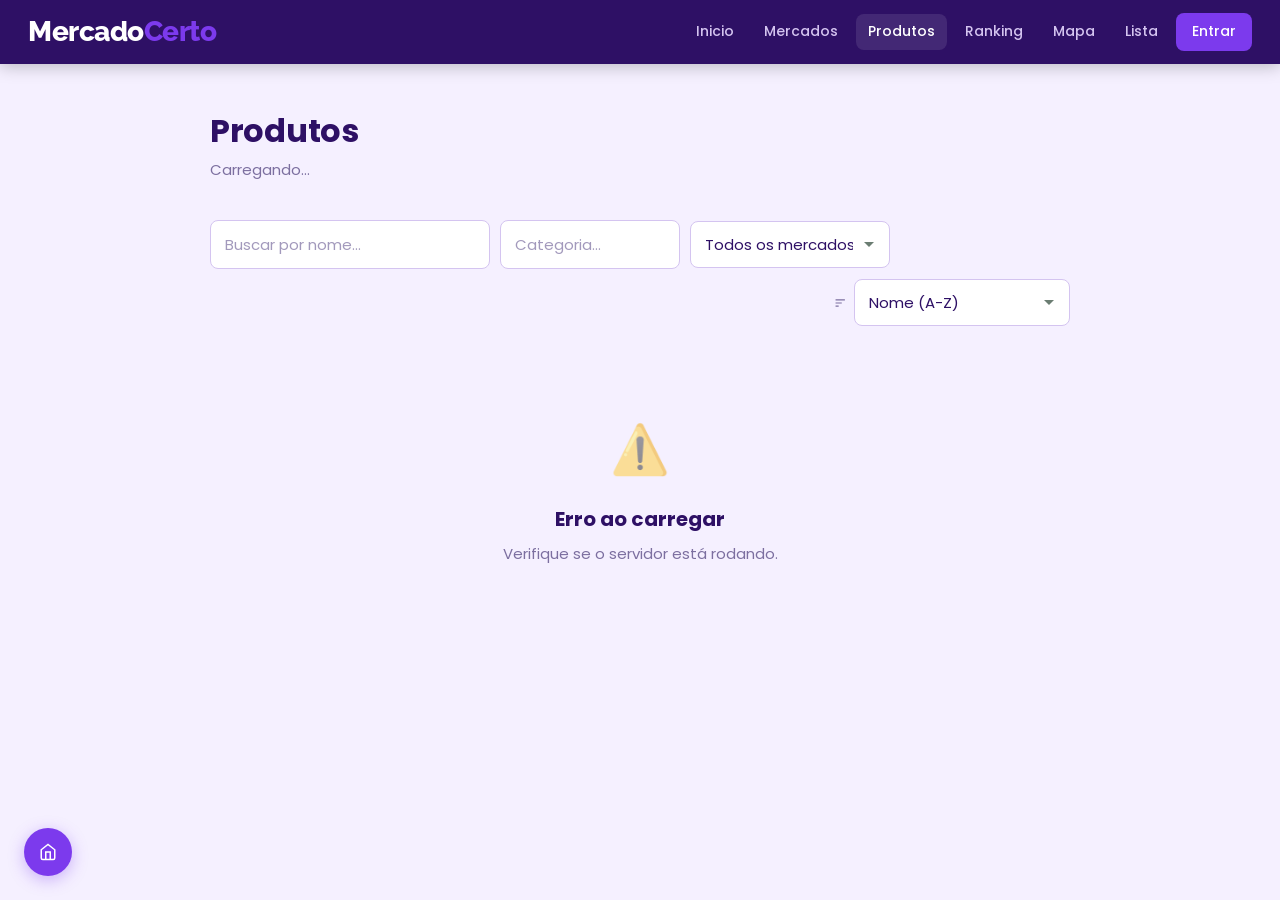
<file: src/main/resources/static/lista-produtos.html>
<!doctype html>
<html lang="pt-BR">
<head>
  <meta charset="utf-8"/>
  <meta name="viewport" content="width=device-width,initial-scale=1"/>
  <title>Produtos — MercadoCerto</title>
  <link rel="stylesheet" href="css/style.css"/>
  <style>
    .preco-unit{font-size:11px;color:var(--ink-soft);margin-top:2px;}
    .badge-melhor{background:#dcfce7;color:#16a34a;font-size:10px;font-weight:700;padding:2px 7px;border-radius:999px;display:inline-block;margin-top:4px;}
  </style>
</head>
<body>

<header class="header" id="main-header"></header>

<main class="page">
  <div class="container" style="padding-top:24px; padding-bottom:48px;">

    <div style="display:flex; align-items:center; justify-content:space-between; margin-bottom:6px; flex-wrap:wrap; gap:12px;">
      <div>
        <h1 class="page-title">Produtos</h1>
        <p class="page-subtitle" id="subtitle-count">Carregando...</p>
      </div>
      <a href="cadastro-produto.html" class="btn btn-primary" id="btn-novo-produto">
        <svg width="16" height="16" viewBox="0 0 24 24" fill="none" stroke="currentColor" stroke-width="2.5"><line x1="12" y1="5" x2="12" y2="19"/><line x1="5" y1="12" x2="19" y2="12"/></svg>
        Novo Produto
      </a>
    </div>

    <!-- Filtros e Ordenacao -->
    <div style="display:flex; gap:10px; margin-bottom:24px; flex-wrap:wrap; align-items:center;">
      <input class="form-input" id="filtro-nome" type="text" placeholder="Buscar por nome..." style="max-width:280px;"/>
      <input class="form-input" id="filtro-cat"  type="text" placeholder="Categoria..." style="max-width:180px;"/>
      <select class="form-select" id="filtro-mercado" style="max-width:200px;">
        <option value="">Todos os mercados</option>
      </select>
      <div class="sort-bar" style="margin-left:auto;">
        <svg width="14" height="14" viewBox="0 0 24 24" fill="none" stroke="currentColor" stroke-width="2"><path d="M3 6h18M3 12h12M3 18h6"/></svg>
        <select class="form-select" id="ordenacao" style="max-width:220px;">
          <option value="nome-asc">Nome (A-Z)</option>
          <option value="nome-desc">Nome (Z-A)</option>
          <option value="preco-asc">Menor preço</option>
          <option value="preco-desc">Maior preço</option>
          <option value="preco-unit-asc">Menor preço/unidade</option>
          <option value="categoria-asc">Categoria (A-Z)</option>
          <option value="recente">Mais recente</option>
        </select>
      </div>
    </div>

    <div id="grid-produtos" class="products-grid">
      <div style="grid-column:1/-1;" class="loading-center"><div class="spinner"></div></div>
    </div>

  </div>
</main>

<script src="js/main.js"></script>
<script src="js/header.js"></script>
<script>
  let allProdutos = [];
  let mercadoMap  = {};

  // Esconder botao de novo produto se nao for comercio
  (function() {
    const btn = document.getElementById('btn-novo-produto');
    const u = getUsuarioLogado();
    if (!u || u.tipoConta !== 'COMERCIO') {
      btn.style.display = 'none';
    }
  })();

  // Identifica o produto com melhor custo-benefício por grupo
  // (marca + categoria + unidade base do preço/unidade).
  function calcularMelhoresPorUnidade(lista) {
    const grupos = {};
    lista.forEach(p => {
      const pu = precoUnitBase(p);
      if (!pu) return;
      const chave = `${(p.categoria||'').toLowerCase()}|${(p.marca||'').toLowerCase()}|${pu.unidadeBase}`;
      (grupos[chave] = grupos[chave] || []).push({ p, pu: pu.valor });
    });

    const melhores = new Set();
    Object.values(grupos).forEach(grupo => {
      if (grupo.length < 2) return;
      const melhor = grupo.reduce((a, b) => (b.pu < a.pu ? b : a));
      melhores.add(melhor.p.idProduto);
    });
    return melhores;
  }

  async function carregar() {
    const grid = document.getElementById('grid-produtos');
    grid.innerHTML = `<div style="grid-column:1/-1;" class="loading-center"><div class="spinner"></div></div>`;

    try {
      const [resProd, resMerc] = await Promise.all([
        fetch(`${API}/api/produtos`),
        fetch(`${API}/api/mercados`)
      ]);
      allProdutos = await resProd.json();
      const mercados = await resMerc.json();

      mercados.forEach(m => { mercadoMap[m.idMercado] = m.nomeMercado; });

      const sel = document.getElementById('filtro-mercado');
      mercados.forEach(m => {
        const opt = document.createElement('option');
        opt.value = m.idMercado;
        opt.textContent = m.nomeMercado;
        sel.appendChild(opt);
      });

      filtrar();
    } catch {
      grid.innerHTML = `<div style="grid-column:1/-1;" class="empty-state">
        <div class="empty-state-icon">⚠️</div>
        <div class="empty-state-title">Erro ao carregar</div>
        <div class="empty-state-text">Verifique se o servidor está rodando.</div>
      </div>`;
    }
  }

  function ordenarProdutos(lista) {
    const criterio = document.getElementById('ordenacao').value;
    const sorted = [...lista];

    switch (criterio) {
      case 'nome-asc':
        sorted.sort((a, b) => (a.nomeProduto || '').localeCompare(b.nomeProduto || ''));
        break;
      case 'nome-desc':
        sorted.sort((a, b) => (b.nomeProduto || '').localeCompare(a.nomeProduto || ''));
        break;
      case 'preco-asc':
        sorted.sort((a, b) => (a.preco || 0) - (b.preco || 0));
        break;
      case 'preco-desc':
        sorted.sort((a, b) => (b.preco || 0) - (a.preco || 0));
        break;
      case 'preco-unit-asc':
        sorted.sort((a, b) => {
          const pa = precoUnitBase(a), pb = precoUnitBase(b);
          if (!pa && !pb) return 0;
          if (!pa) return 1;
          if (!pb) return -1;
          return pa.valor - pb.valor;
        });
        break;
      case 'categoria-asc':
        sorted.sort((a, b) => (a.categoria || '').localeCompare(b.categoria || ''));
        break;
      case 'recente':
        sorted.sort((a, b) => (b.idProduto || 0) - (a.idProduto || 0));
        break;
    }
    return sorted;
  }

  function renderProdutos(lista) {
    const grid = document.getElementById('grid-produtos');
    document.getElementById('subtitle-count').textContent =
      `${lista.length} produto${lista.length !== 1 ? 's' : ''} encontrado${lista.length !== 1 ? 's' : ''}`;

    if (lista.length === 0) {
      const u = getUsuarioLogado();
      const podeCadastrar = u && (u.tipoConta === 'COMERCIO' || u.tipoConta === 'ADMIN');
      const cta = podeCadastrar
        ? ` ou <a href="cadastro-produto.html" style="color:var(--green)">cadastre um novo produto</a>`
        : '';
      grid.innerHTML = `<div style="grid-column:1/-1;" class="empty-state">
        <div class="empty-state-icon">📦</div>
        <div class="empty-state-title">Nenhum produto encontrado</div>
        <div class="empty-state-text">Tente ajustar os filtros${cta}.</div>
      </div>`;
      return;
    }

    const melhores = calcularMelhoresPorUnidade(lista);

    grid.innerHTML = '';
    lista.forEach(p => {
      const nomeMercado = mercadoMap[p.idMercado] || 'Não informado';
      const imgUrl = p.imagem ? `${API}/uploads/${p.imagem}` : null;
      const pu = precoUnitBase(p);
      const embalagem = formatarEmbalagem(p);
      const isMelhor = melhores.has(p.idProduto);

      const card = document.createElement('div');
      card.className = 'product-card';
      card.innerHTML = `
        ${imgUrl
          ? `<div class="product-card-img"><img src="${imgUrl}" alt="${p.nomeProduto}" loading="lazy"/></div>`
          : `<div class="product-card-img-placeholder">
               <svg width="32" height="32" viewBox="0 0 24 24" fill="none" stroke="currentColor" stroke-width="1.5" opacity=".35"><rect x="3" y="3" width="18" height="18" rx="2"/><circle cx="8.5" cy="8.5" r="1.5"/><polyline points="21 15 16 10 5 21"/></svg>
               <span>Sem imagem</span>
             </div>`}
        <div class="product-card-body">
          <div class="product-card-name">${p.nomeProduto}</div>
          <div class="product-card-meta">
            <span class="badge badge-gray">${p.categoria || '—'}</span>
            <span style="color:var(--ink-faint)">•</span>
            <span>${p.marca || '—'}</span>
          </div>
          ${embalagem ? `<div class="product-card-meta" style="margin-top:2px;">⚖️ ${embalagem}</div>` : ''}
          <div class="product-card-meta" style="margin-top:2px;">
            <svg width="12" height="12" viewBox="0 0 24 24" fill="none" stroke="currentColor" stroke-width="2"><path d="M3 9l9-7 9 7v11a2 2 0 01-2 2H5a2 2 0 01-2-2z"/></svg>
            ${nomeMercado}
          </div>
          ${p.validade ? `<div class="product-card-meta" style="margin-top:2px;">
            <svg width="12" height="12" viewBox="0 0 24 24" fill="none" stroke="currentColor" stroke-width="2"><rect x="3" y="4" width="18" height="18" rx="2" ry="2"/><line x1="16" y1="2" x2="16" y2="6"/><line x1="8" y1="2" x2="8" y2="6"/><line x1="3" y1="10" x2="21" y2="10"/></svg>
            Val: ${p.validade}
          </div>` : ''}
          ${p.codigoBarras ? `<div class="product-card-meta" style="font-size:11px; color:var(--ink-faint);"># ${p.codigoBarras}</div>` : ''}
          <div class="product-card-price">R$ ${(p.preco || 0).toFixed(2)}</div>
          ${pu ? `<div class="preco-unit">≈ R$ ${pu.valor.toFixed(2)}/${pu.unidadeBase}</div>` : ''}
          ${isMelhor && pu ? `<span class="badge-melhor">✓ Melhor custo por ${pu.unidadeBase}</span>` : ''}
          <a href="comparar.html?produto=${p.idProduto}" class="btn btn-secondary" style="font-size:11px;padding:5px 10px;margin-top:8px;">Comparar preços</a>
        </div>`;
      grid.appendChild(card);
    });
  }

  function filtrar() {
    const nome    = document.getElementById('filtro-nome').value.toLowerCase();
    const cat     = document.getElementById('filtro-cat').value.toLowerCase();
    const mercado = document.getElementById('filtro-mercado').value;

    const filtrado = allProdutos.filter(p =>
      (!nome    || p.nomeProduto?.toLowerCase().includes(nome)) &&
      (!cat     || p.categoria?.toLowerCase().includes(cat)) &&
      (!mercado || String(p.idMercado) === mercado)
    );
    renderProdutos(ordenarProdutos(filtrado));
  }

  document.getElementById('filtro-nome').addEventListener('input', filtrar);
  document.getElementById('filtro-cat').addEventListener('input', filtrar);
  document.getElementById('filtro-mercado').addEventListener('change', filtrar);
  document.getElementById('ordenacao').addEventListener('change', filtrar);

  carregar();
</script>
</body>
</html>
</file>
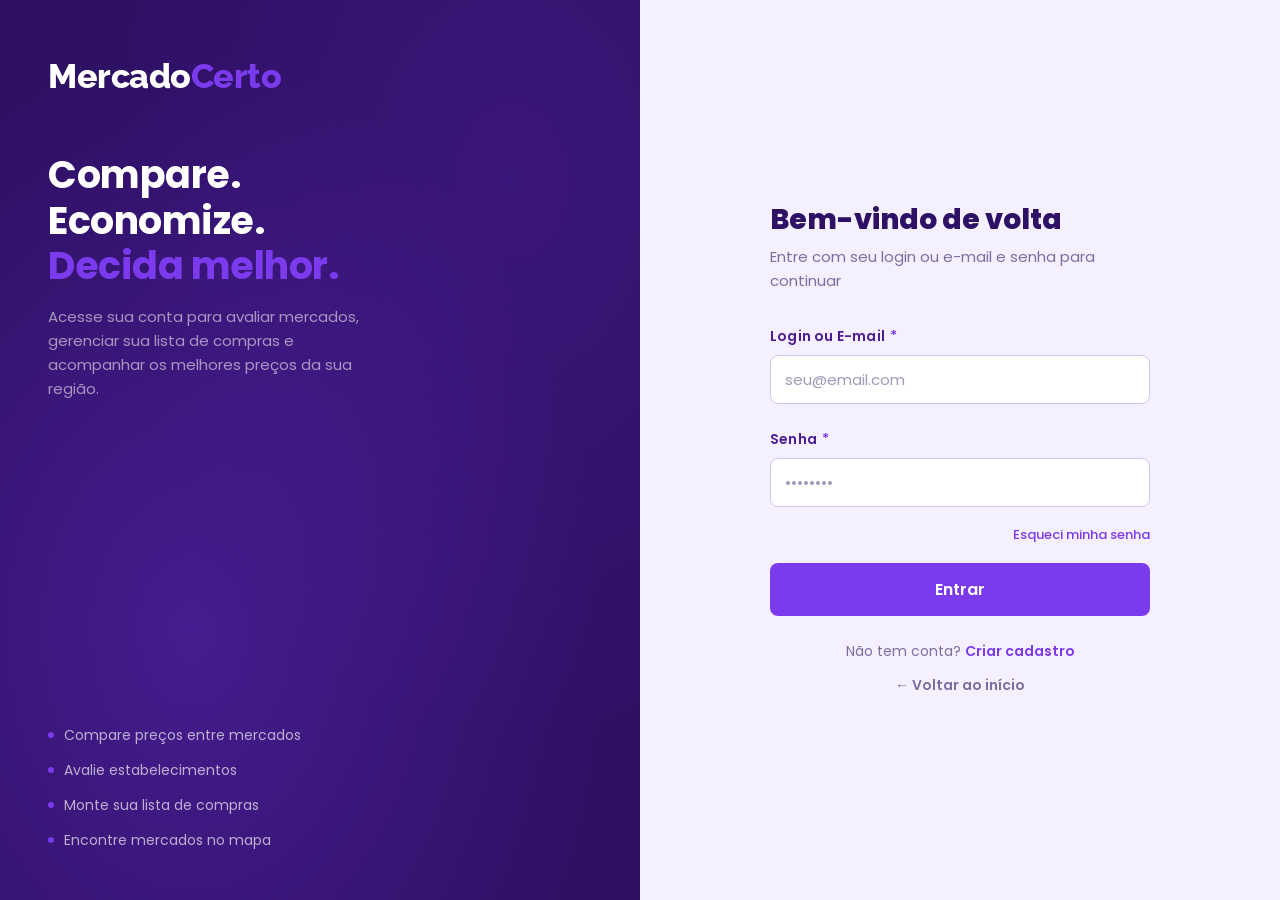
<file: src/main/resources/static/login.html>
<!doctype html>
<html lang="pt-BR">
<head>
  <meta charset="utf-8"/>
  <meta name="viewport" content="width=device-width,initial-scale=1"/>
  <title>Login — MercadoCerto</title>
  <link rel="stylesheet" href="css/style.css"/>
</head>
<body>

<div class="auth-page">

  <!-- LEFT PANEL -->
  <div class="auth-left">
    <div class="auth-left-content">
      <a href="index.html" class="auth-logo">
        <span class="brand-mercado">Mercado</span><span class="brand-certo">Certo</span>
      </a>
      <h2 class="auth-tagline">
        Compare.<br>Economize.<br><em>Decida melhor.</em>
      </h2>
      <p class="auth-description">
        Acesse sua conta para avaliar mercados, gerenciar sua lista de compras e acompanhar os melhores preços da sua região.
      </p>
    </div>
    <div class="auth-features">
      <div class="auth-feature"><div class="auth-feature-dot"></div> Compare preços entre mercados</div>
      <div class="auth-feature"><div class="auth-feature-dot"></div> Avalie estabelecimentos</div>
      <div class="auth-feature"><div class="auth-feature-dot"></div> Monte sua lista de compras</div>
      <div class="auth-feature"><div class="auth-feature-dot"></div> Encontre mercados no mapa</div>
    </div>
  </div>

  <!-- RIGHT PANEL -->
  <div class="auth-right">
    <div class="auth-form-box">
      <h1 class="auth-form-title">Bem-vindo de volta</h1>
      <p class="auth-form-subtitle">Entre com seu login ou e-mail e senha para continuar</p>

      <form id="form-login">
        <div class="form-group">
          <label class="form-label" for="login">Login ou E-mail <span class="req">*</span></label>
          <input class="form-input" id="login" type="text" placeholder="seu@email.com" autocomplete="username" required/>
        </div>

        <div class="form-group">
          <label class="form-label" for="password">Senha <span class="req">*</span></label>
          <input class="form-input" id="password" type="password" placeholder="••••••••" autocomplete="current-password" required/>
        </div>

        <div style="text-align:right; margin-top:-10px; margin-bottom:16px;">
          <a href="recuperar-senha.html" style="font-size:13px; color:var(--green); text-decoration:none; font-weight:500;">
            Esqueci minha senha
          </a>
        </div>

        <button type="submit" class="btn btn-primary btn-full btn-lg" id="btn-login">
          Entrar
        </button>
      </form>

      <div class="auth-switch" style="margin-top:24px;">
        Não tem conta? <a href="cadastro.html">Criar cadastro</a>
      </div>
      <div class="auth-switch" style="margin-top:10px;">
        <a href="index.html" style="color:var(--ink-soft);">← Voltar ao início</a>
      </div>
    </div>
  </div>

</div>

<script src="js/main.js"></script>
<script>
  if (getUsuarioLogado()) {
    const u = getUsuarioLogado();
    window.location = u.tipoConta === 'COMERCIO' ? 'painel-comercio.html' : 'dashboard.html';
  }

  document.getElementById('form-login').addEventListener('submit', async (e) => {
    e.preventDefault();
    const btn = document.getElementById('btn-login');
    const login = document.getElementById('login').value.trim();
    const senha = document.getElementById('password').value;

    if (!login || !senha) { toast('Preencha login e senha', 'error'); return; }

    setLoading(btn, true);
    try {
      const res = await fetch(`${API}/api/usuarios/login`, {
        method: 'POST',
        headers: { 'Content-Type': 'application/json' },
        body: JSON.stringify({ login, senha })
      });
      if (res.ok) {
        const usuario = await res.json();
        setUsuarioLogado(usuario);
        toast('Login realizado!', 'success');
        const destino = usuario.tipoConta === 'COMERCIO' ? 'painel-comercio.html' : 'dashboard.html';
        setTimeout(() => window.location = destino, 700);
      } else {
        toast('Credenciais inválidas', 'error');
      }
    } catch {
      toast('Erro ao conectar ao servidor', 'error');
    } finally {
      setLoading(btn, false);
    }
  });
</script>
</body>
</html>
</file>
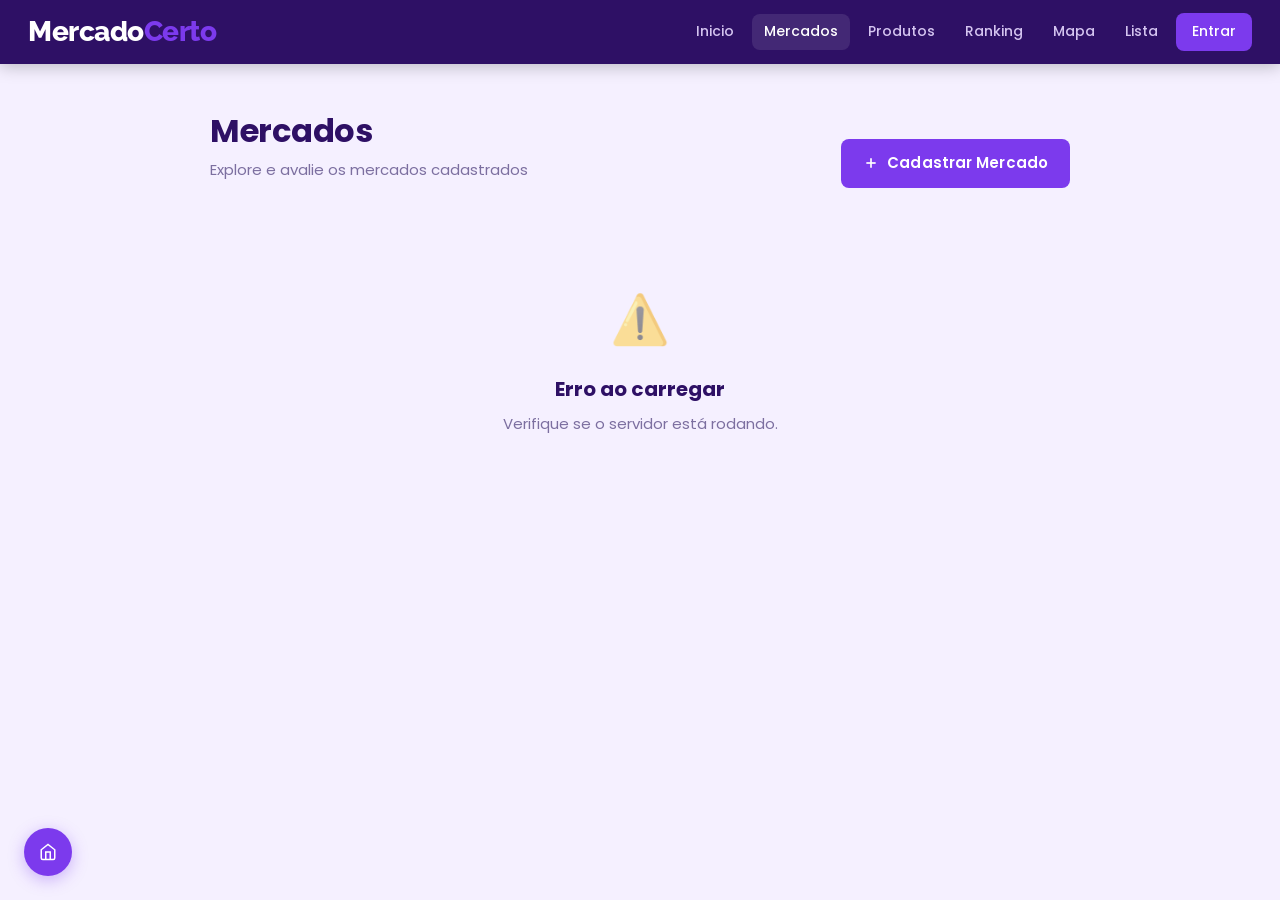
<file: src/main/resources/static/mercados.html>
<!doctype html>
<html lang="pt-BR">
<head>
  <meta charset="utf-8"/>
  <meta name="viewport" content="width=device-width,initial-scale=1"/>
  <title>Mercados — MercadoCerto</title>
  <link rel="stylesheet" href="css/style.css"/>
</head>
<body>

<header class="header" id="main-header"></header>

<main class="page">
  <div class="container" style="padding-top:24px; padding-bottom:48px;">

    <div style="display:flex; align-items:center; justify-content:space-between; margin-bottom:6px; flex-wrap:wrap; gap:12px;">
      <div>
        <h1 class="page-title">Mercados</h1>
        <p class="page-subtitle">Explore e avalie os mercados cadastrados</p>
      </div>
      <a href="cadastro-mercado.html" class="btn btn-primary">
        <svg width="16" height="16" viewBox="0 0 24 24" fill="none" stroke="currentColor" stroke-width="2.5"><line x1="12" y1="5" x2="12" y2="19"/><line x1="5" y1="12" x2="19" y2="12"/></svg>
        Cadastrar Mercado
      </a>
    </div>

    <div id="lista-mercados" class="market-list">
      <div class="loading-center"><div class="spinner"></div></div>
    </div>

  </div>
</main>

<!-- MODAL AVALIAÇÃO -->
<div class="modal-overlay" id="modal-overlay">
  <div class="modal">
    <h3 class="modal-title">Avaliar Mercado</h3>
    <p class="modal-subtitle" id="modal-nome-mercado">Selecione uma nota de 1 a 5 estrelas</p>

    <div class="stars-selector" id="stars-selector">
      <button class="star-btn" data-val="1" type="button">★</button>
      <button class="star-btn" data-val="2" type="button">★</button>
      <button class="star-btn" data-val="3" type="button">★</button>
      <button class="star-btn" data-val="4" type="button">★</button>
      <button class="star-btn" data-val="5" type="button">★</button>
    </div>

    <div class="form-group">
      <label class="form-label" for="comentario">Comentário (opcional)</label>
      <textarea class="form-textarea" id="comentario" placeholder="Conte sua experiência..." style="min-height:80px;"></textarea>
    </div>

    <div class="modal-actions">
      <button class="btn btn-primary btn-full" id="btn-enviar-avaliacao">Enviar Avaliação</button>
      <button class="btn btn-ghost btn-full" id="btn-fechar-modal">Cancelar</button>
    </div>
  </div>
</div>

<script src="js/main.js"></script>
<script src="js/header.js"></script>
<script>
  let mercadoSelecionado = null;
  let notaSelecionada = 0;
  let mercadosMap = {};

  // ── Stars ──────────────────────────────────────
  const starBtns = document.querySelectorAll('.star-btn');

  starBtns.forEach(btn => {
    btn.addEventListener('mouseenter', () => paintStars(+btn.dataset.val));
    btn.addEventListener('mouseleave', () => paintStars(notaSelecionada));
    btn.addEventListener('click', () => {
      notaSelecionada = +btn.dataset.val;
      paintStars(notaSelecionada);
    });
  });

  function paintStars(n) {
    starBtns.forEach(b => b.classList.toggle('filled', +b.dataset.val <= n));
  }

  // ── Modal ──────────────────────────────────────
  function openModal(mercado) {
    mercadoSelecionado = mercado;
    notaSelecionada = 0;
    paintStars(0);
    document.getElementById('comentario').value = '';
    document.getElementById('modal-nome-mercado').textContent = mercado.nomeMercado;
    document.getElementById('modal-overlay').classList.add('open');
  }

  function closeModal() {
    document.getElementById('modal-overlay').classList.remove('open');
  }

  document.getElementById('btn-fechar-modal').addEventListener('click', closeModal);
  document.getElementById('modal-overlay').addEventListener('click', e => {
    if (e.target === e.currentTarget) closeModal();
  });

  // ── Enviar avaliação ───────────────────────────
  document.getElementById('btn-enviar-avaliacao').addEventListener('click', async () => {
    if (!notaSelecionada) { toast('Selecione uma nota', 'error'); return; }

    const btn = document.getElementById('btn-enviar-avaliacao');
    setLoading(btn, true);

    try {
      const res = await fetch(`${API}/api/avaliacoes`, {
        method: 'POST',
        headers: { 'Content-Type': 'application/json' },
        body: JSON.stringify({
          idMercado: mercadoSelecionado.idMercado,
          nota: notaSelecionada,
          comentario: document.getElementById('comentario').value || null,
          dataAvaliacao: new Date().toISOString()
        })
      });

      if (res.ok) {
        toast('Avaliação enviada!', 'success');
        closeModal();
        carregarMercados();
      } else {
        toast('Erro ao enviar avaliação', 'error');
      }
    } catch {
      toast('Erro de conexão', 'error');
    } finally {
      setLoading(btn, false);
    }
  });

  // ── Carregar mercados ──────────────────────────
  async function carregarMercados() {
    const container = document.getElementById('lista-mercados');
    container.innerHTML = '<div class="loading-center"><div class="spinner"></div></div>';

    try {
      const [resMercados, resRanking] = await Promise.all([
        fetch(`${API}/api/mercados`),
        fetch(`${API}/api/avaliacoes/ranking`)
      ]);

      const mercados = await resMercados.json();
      const ranking  = await resRanking.json();

      const mediaMap = {};
      ranking.forEach(r => { mediaMap[r.id_mercado] = { media: r.media || 0, votos: r.votos || 0 }; });

      if (mercados.length === 0) {
        container.innerHTML = `
          <div class="empty-state">
            <div class="empty-state-icon">🏪</div>
            <div class="empty-state-title">Nenhum mercado cadastrado</div>
            <div class="empty-state-text">Seja o primeiro a <a href="cadastro-mercado.html" style="color:var(--green)">cadastrar um mercado</a>.</div>
          </div>`;
        return;
      }

      container.innerHTML = '';
      mercados.forEach(m => { mercadosMap[m.idMercado] = m; });

      mercados.forEach(m => {
        const info  = mediaMap[m.idMercado] || { media: 0, votos: 0 };
        const media = parseFloat(info.media) || 0;
        const votos = info.votos;

        const enderecoHtml = (m.endereco || m.cidade)
          ? `<div class="market-coords">
               📍 ${[m.endereco, m.cidade].filter(Boolean).join(' — ')}
             </div>`
          : (m.latitude && m.longitude
              ? `<div class="market-coords">📍 ${m.latitude.toFixed(4)}, ${m.longitude.toFixed(4)}</div>`
              : '<div class="market-coords">Sem localização</div>');

        const card = document.createElement('div');
        card.className = 'market-card';
        card.innerHTML = `
          <div class="market-card-left">
            <div class="market-icon">
              <svg width="22" height="22" viewBox="0 0 24 24" fill="none" stroke="currentColor" stroke-width="2"><path d="M3 9l9-7 9 7v11a2 2 0 01-2 2H5a2 2 0 01-2-2z"/><polyline points="9 22 9 12 15 12 15 22"/></svg>
            </div>
            <div style="min-width:0;">
              <div class="market-name">${m.nomeMercado}</div>
              ${enderecoHtml}
            </div>
          </div>
          <div style="display:flex;align-items:center;gap:14px;flex-shrink:0;">
            <div class="market-rating">
              <div class="stars">${starsDisplay(media)}</div>
              <div class="rating-val">${media.toFixed(1)} (${votos} ${votos === 1 ? 'voto' : 'votos'})</div>
            </div>
            <button class="btn btn-primary btn-avaliar" data-id="${m.idMercado}">
              Avaliar
            </button>
          </div>`;
        container.appendChild(card);
      });

      container.querySelectorAll('.btn-avaliar').forEach(btn => {
        btn.addEventListener('click', () => {
          const m = mercadosMap[parseInt(btn.dataset.id)];
          if (m) openModal(m);
        });
      });

    } catch (err) {
      container.innerHTML = `
        <div class="empty-state">
          <div class="empty-state-icon">⚠️</div>
          <div class="empty-state-title">Erro ao carregar</div>
          <div class="empty-state-text">Verifique se o servidor está rodando.</div>
        </div>`;
    }
  }

  carregarMercados();
</script>
</body>
</html>
</file>
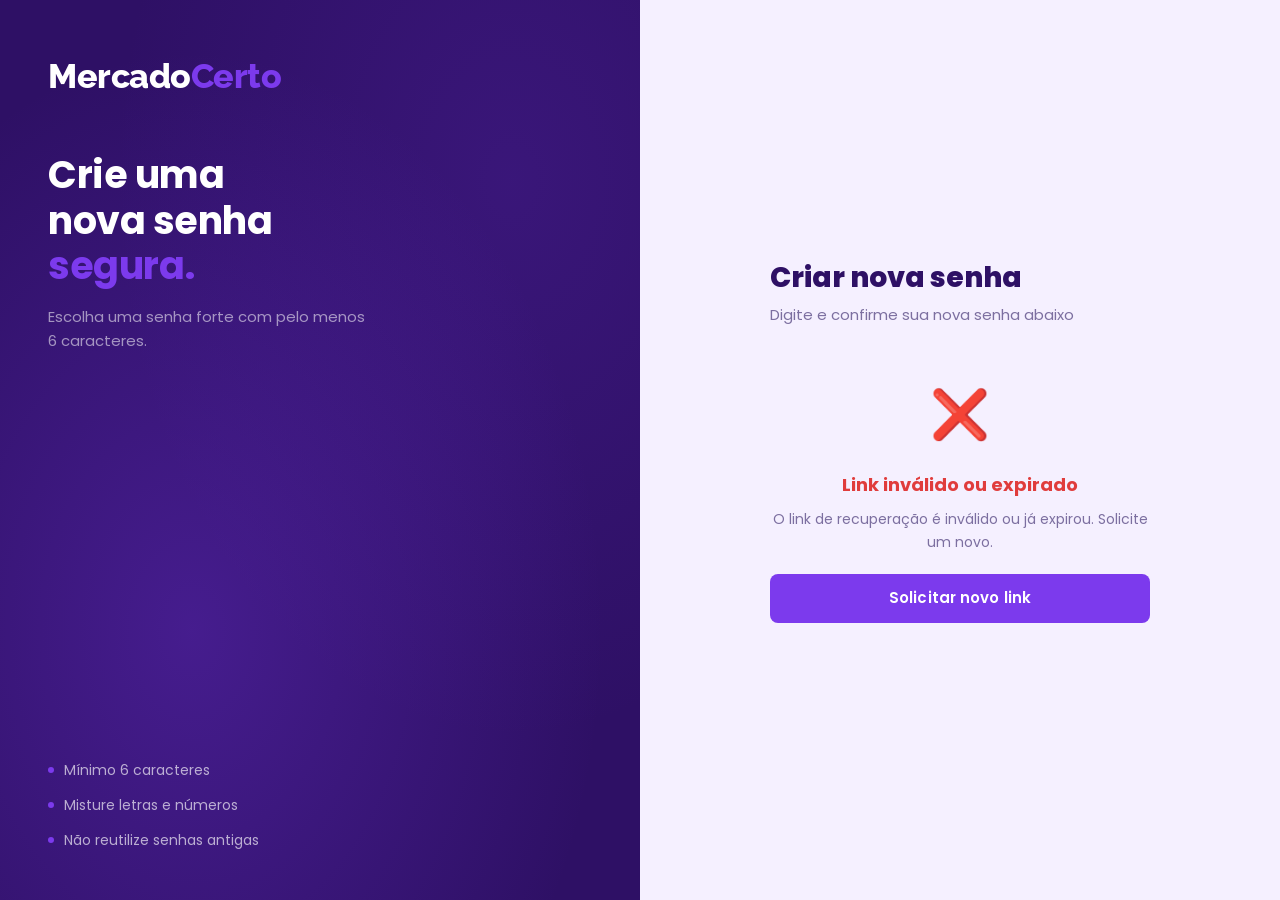
<file: src/main/resources/static/nova-senha.html>
<!doctype html>
<html lang="pt-BR">
<head>
  <meta charset="utf-8"/>
  <meta name="viewport" content="width=device-width,initial-scale=1"/>
  <title>Nova Senha — MercadoCerto</title>
  <link rel="stylesheet" href="css/style.css"/>
</head>
<body>

<div class="auth-page">

  <!-- LEFT PANEL -->
  <div class="auth-left">
    <div class="auth-left-content">
      <a href="index.html" class="auth-logo">
        <span class="brand-mercado">Mercado</span><span class="brand-certo">Certo</span>
      </a>
      <h2 class="auth-tagline">
        Crie uma<br>nova senha<br><em>segura.</em>
      </h2>
      <p class="auth-description">
        Escolha uma senha forte com pelo menos 6 caracteres.
      </p>
    </div>
    <div class="auth-features">
      <div class="auth-feature"><div class="auth-feature-dot"></div> Mínimo 6 caracteres</div>
      <div class="auth-feature"><div class="auth-feature-dot"></div> Misture letras e números</div>
      <div class="auth-feature"><div class="auth-feature-dot"></div> Não reutilize senhas antigas</div>
    </div>
  </div>

  <!-- RIGHT PANEL -->
  <div class="auth-right">
    <div class="auth-form-box">
      <h1 class="auth-form-title">Criar nova senha</h1>
      <p class="auth-form-subtitle">Digite e confirme sua nova senha abaixo</p>

      <!-- Token inválido -->
      <div id="token-invalido" style="display:none; text-align:center; padding:16px 0;">
        <div style="font-size:48px; margin-bottom:16px;">❌</div>
        <h3 style="font-family:var(--font-head); font-size:18px; font-weight:700; margin-bottom:8px; color:var(--danger)">
          Link inválido ou expirado
        </h3>
        <p style="font-size:14px; color:var(--ink-soft); margin-bottom:20px;">
          O link de recuperação é inválido ou já expirou. Solicite um novo.
        </p>
        <a href="recuperar-senha.html" class="btn btn-primary btn-full">Solicitar novo link</a>
      </div>

      <!-- Formulário -->
      <div id="form-box">
        <form id="form-nova-senha">
          <div class="form-group">
            <label class="form-label" for="senha">Nova senha <span class="req">*</span></label>
            <input class="form-input" id="senha" type="password" placeholder="Mínimo 6 caracteres" required minlength="6"/>
          </div>
          <div class="form-group">
            <label class="form-label" for="confirmar">Confirmar senha <span class="req">*</span></label>
            <input class="form-input" id="confirmar" type="password" placeholder="Repita a senha" required minlength="6"/>
          </div>

          <button type="submit" class="btn btn-primary btn-full btn-lg" id="btn-salvar" style="margin-top:8px;">
            Salvar nova senha
          </button>
        </form>
      </div>

      <!-- Sucesso -->
      <div id="sucesso-box" style="display:none; text-align:center; padding:16px 0;">
        <div style="font-size:48px; margin-bottom:16px;">✅</div>
        <h3 style="font-family:var(--font-head); font-size:20px; font-weight:700; margin-bottom:8px;">Senha alterada!</h3>
        <p style="font-size:14px; color:var(--ink-soft); margin-bottom:20px;">
          Sua senha foi redefinida com sucesso. Faça login para continuar.
        </p>
        <a href="login.html" class="btn btn-primary btn-full">Ir para o login</a>
      </div>

    </div>
  </div>

</div>

<script src="js/main.js"></script>
<script>
  const params = new URLSearchParams(window.location.search);
  const token = params.get('token');

  if (!token) {
    document.getElementById('form-box').style.display = 'none';
    document.getElementById('token-invalido').style.display = 'block';
  }

  document.getElementById('form-nova-senha').addEventListener('submit', async (e) => {
    e.preventDefault();
    const btn = document.getElementById('btn-salvar');
    const senha = document.getElementById('senha').value;
    const confirmar = document.getElementById('confirmar').value;

    if (senha.length < 6) { toast('Senha deve ter ao menos 6 caracteres', 'error'); return; }
    if (senha !== confirmar) { toast('As senhas não conferem', 'error'); return; }

    setLoading(btn, true);
    try {
      const res = await fetch(`${API}/api/usuarios/reset-password`, {
        method: 'POST',
        headers: { 'Content-Type': 'application/json' },
        body: JSON.stringify({ token, novaSenha: senha })
      });

      if (res.ok) {
        document.getElementById('form-box').style.display = 'none';
        document.getElementById('sucesso-box').style.display = 'block';
      } else {
        const txt = await res.text();
        if (txt.includes('inválido') || txt.includes('expirado')) {
          document.getElementById('form-box').style.display = 'none';
          document.getElementById('token-invalido').style.display = 'block';
        } else {
          toast(txt || 'Erro ao redefinir senha', 'error');
        }
      }
    } catch {
      toast('Erro de conexão', 'error');
    } finally {
      setLoading(btn, false);
    }
  });
</script>
</body>
</html>
</file>
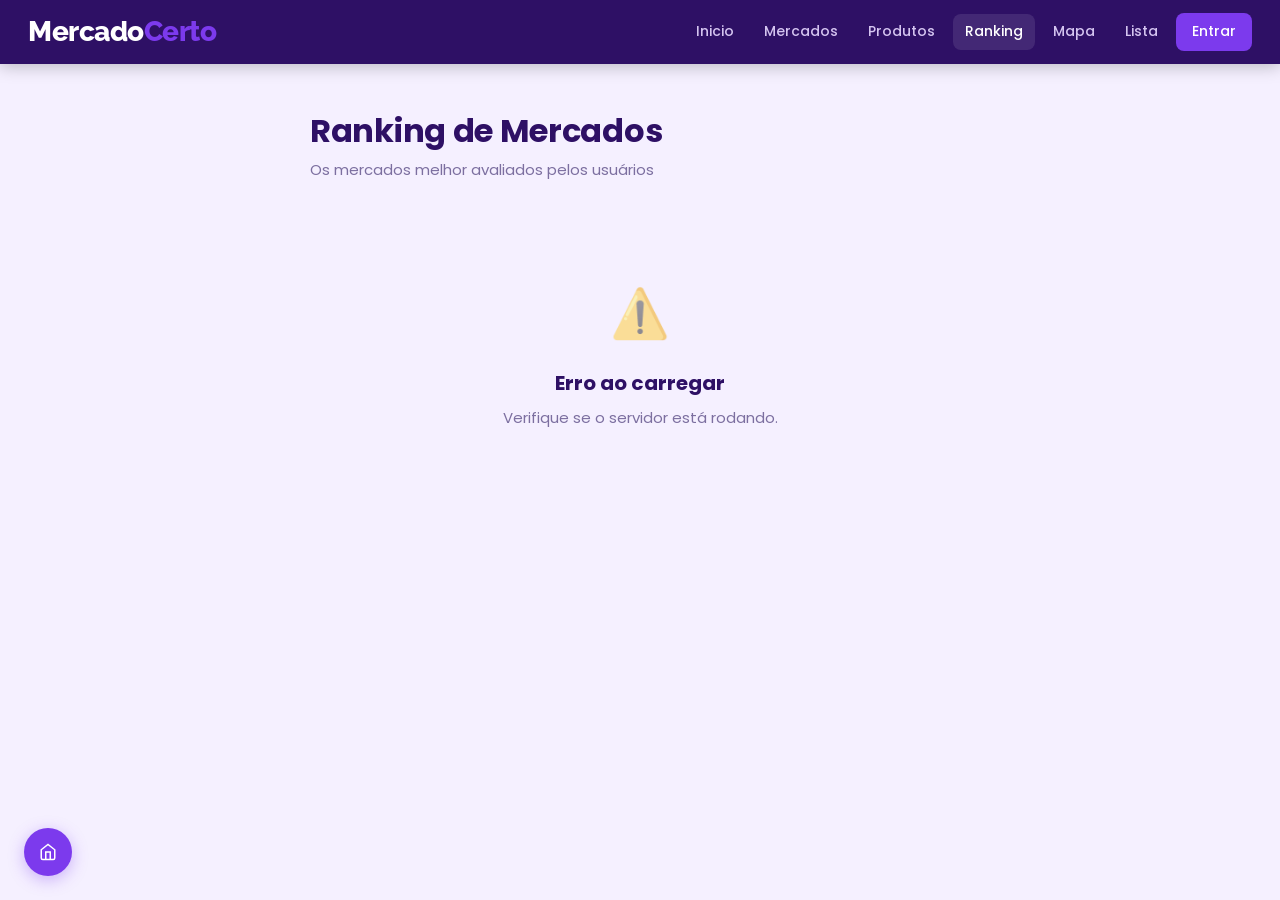
<file: src/main/resources/static/ranking.html>
<!doctype html>
<html lang="pt-BR">
<head>
  <meta charset="utf-8"/>
  <meta name="viewport" content="width=device-width,initial-scale=1"/>
  <title>Ranking — MercadoCerto</title>
  <link rel="stylesheet" href="css/style.css"/>
</head>
<body>

<header class="header" id="main-header"></header>

<main class="page">
  <div class="container" style="padding-top:24px; padding-bottom:48px; max-width:700px;">

    <h1 class="page-title">Ranking de Mercados</h1>
    <p class="page-subtitle">Os mercados melhor avaliados pelos usuários</p>

    <div id="ranking-lista" class="ranking-list">
      <div class="loading-center"><div class="spinner"></div></div>
    </div>

  </div>
</main>

<script src="js/main.js"></script>
<script src="js/header.js"></script>
<script>
  async function carregarRanking() {
    const container = document.getElementById('ranking-lista');

    try {
      const res = await fetch(`${API}/api/avaliacoes/ranking`);
      const lista = await res.json();

      if (lista.length === 0) {
        container.innerHTML = `
          <div class="empty-state">
            <div class="empty-state-icon">🏆</div>
            <div class="empty-state-title">Sem dados de ranking ainda</div>
            <div class="empty-state-text">Avalie mercados para ver o ranking aparecer aqui.</div>
          </div>`;
        return;
      }

      container.innerHTML = '';

      lista.forEach((item, i) => {
        const pos   = i + 1;
        const media = parseFloat(item.media) || 0;
        const votos = item.votos || 0;

        const rankClass = pos <= 3 ? ` rank-${pos}` : '';
        const medals    = ['🥇','🥈','🥉'];
        const posLabel  = pos <= 3 ? medals[pos - 1] : `${pos}º`;

        const card = document.createElement('div');
        card.className = `ranking-card${rankClass}`;
        card.innerHTML = `
          <div class="ranking-pos">${posLabel}</div>
          <div class="ranking-info">
            <div class="ranking-name">${item.nome_mercado}</div>
            <div class="stars" style="font-size:13px;">${starsDisplay(media)}</div>
            <div class="ranking-votes">${votos} ${votos === 1 ? 'avaliação' : 'avaliações'}</div>
          </div>
          <div class="ranking-score">
            <div class="score-num">${media.toFixed(1)}</div>
            <div style="font-size:11px; color:var(--ink-soft);">/ 5.0</div>
          </div>`;
        container.appendChild(card);
      });

    } catch {
      container.innerHTML = `
        <div class="empty-state">
          <div class="empty-state-icon">⚠️</div>
          <div class="empty-state-title">Erro ao carregar</div>
          <div class="empty-state-text">Verifique se o servidor está rodando.</div>
        </div>`;
    }
  }

  carregarRanking();
</script>
</body>
</html>
</file>
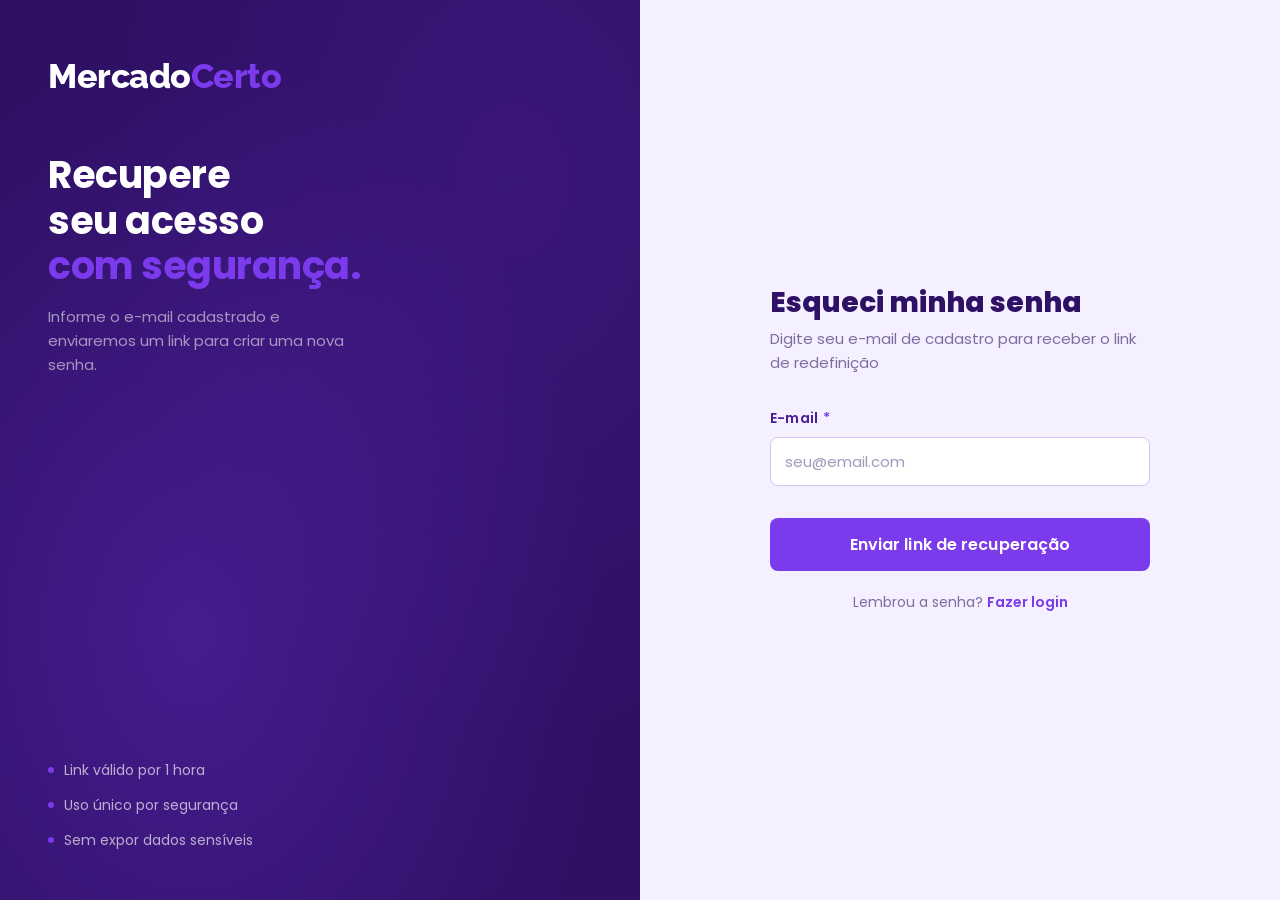
<file: src/main/resources/static/recuperar-senha.html>
<!doctype html>
<html lang="pt-BR">
<head>
  <meta charset="utf-8"/>
  <meta name="viewport" content="width=device-width,initial-scale=1"/>
  <title>Recuperar Senha — MercadoCerto</title>
  <link rel="stylesheet" href="css/style.css"/>
</head>
<body>

<div class="auth-page">

  <!-- LEFT PANEL -->
  <div class="auth-left">
    <div class="auth-left-content">
      <a href="index.html" class="auth-logo">
        <span class="brand-mercado">Mercado</span><span class="brand-certo">Certo</span>
      </a>
      <h2 class="auth-tagline">
        Recupere<br>seu acesso<br><em>com segurança.</em>
      </h2>
      <p class="auth-description">
        Informe o e-mail cadastrado e enviaremos um link para criar uma nova senha.
      </p>
    </div>
    <div class="auth-features">
      <div class="auth-feature"><div class="auth-feature-dot"></div> Link válido por 1 hora</div>
      <div class="auth-feature"><div class="auth-feature-dot"></div> Uso único por segurança</div>
      <div class="auth-feature"><div class="auth-feature-dot"></div> Sem expor dados sensíveis</div>
    </div>
  </div>

  <!-- RIGHT PANEL -->
  <div class="auth-right">
    <div class="auth-form-box">
      <h1 class="auth-form-title">Esqueci minha senha</h1>
      <p class="auth-form-subtitle">Digite seu e-mail de cadastro para receber o link de redefinição</p>

      <!-- Formulário -->
      <div id="form-box">
        <form id="form-recuperar">
          <div class="form-group">
            <label class="form-label" for="email">E-mail <span class="req">*</span></label>
            <input class="form-input" id="email" type="email" placeholder="seu@email.com" required/>
          </div>

          <button type="submit" class="btn btn-primary btn-full btn-lg" id="btn-enviar" style="margin-top:8px;">
            Enviar link de recuperação
          </button>
        </form>
      </div>

      <!-- Mensagem de sucesso -->
      <div id="sucesso-box" style="display:none; text-align:center; padding:16px 0;">
        <div style="font-size:48px; margin-bottom:16px;">📬</div>
        <h3 style="font-family:var(--font-head); font-size:20px; font-weight:700; margin-bottom:8px;">E-mail enviado!</h3>
        <p style="font-size:14px; color:var(--ink-soft); line-height:1.6; margin-bottom:20px;">
          Se o e-mail estiver cadastrado, você receberá as instruções em breve.<br>
          Verifique também sua caixa de spam.
        </p>
        <a href="login.html" class="btn btn-primary btn-full">Voltar ao login</a>
      </div>

      <div class="auth-switch" style="margin-top:20px;">
        Lembrou a senha? <a href="login.html">Fazer login</a>
      </div>
    </div>
  </div>

</div>

<script src="js/main.js"></script>
<script>
  document.getElementById('form-recuperar').addEventListener('submit', async (e) => {
    e.preventDefault();
    const btn = document.getElementById('btn-enviar');
    const email = document.getElementById('email').value.trim();

    if (!email) { toast('Informe seu e-mail', 'error'); return; }

    setLoading(btn, true);
    try {
      const res = await fetch(`${API}/api/usuarios/forgot-password`, {
        method: 'POST',
        headers: { 'Content-Type': 'application/json' },
        body: JSON.stringify({ email })
      });

      if (res.ok) {
        document.getElementById('form-box').style.display = 'none';
        document.getElementById('sucesso-box').style.display = 'block';
      } else {
        const txt = await res.text();
        toast(txt || 'Erro ao enviar e-mail. Verifique as configurações do servidor.', 'error');
      }
    } catch {
      toast('Erro de conexão', 'error');
    } finally {
      setLoading(btn, false);
    }
  });
</script>
</body>
</html>
</file>
<file: src/main/resources/static/css/style.css>
@import url('https://fonts.googleapis.com/css2?family=Poppins:ital,wght@0,300;0,400;0,500;0,600;0,700;0,800;1,300;1,400&family=Raleway:wght@700;800&display=swap');

/* ═══════════════════════════════════════════════
   TOKENS
═══════════════════════════════════════════════ */
:root {
  --green:       #7c3aed;
  --green-dark:  #6d28d9;
  --green-light: #f3edff;
  --green-glow:  rgba(124, 58, 237, 0.18);

  --ink:         #2e1065;
  --ink-mid:     #4c1d95;
  --ink-soft:    #7c6fa0;
  --ink-faint:   #d4c4f0;

  --surface:     #ffffff;
  --surface-2:   #f5f0ff;
  --surface-3:   #ede8ff;

  --danger:      #e03c3c;
  --gold:        #f5a623;
  --price-red:   #e12626;

  --radius-sm:   8px;
  --radius:      14px;
  --radius-lg:   22px;

  --shadow-sm:   0 2px 8px rgba(46,16,101,.08);
  --shadow:      0 6px 24px rgba(46,16,101,.12);
  --shadow-lg:   0 16px 48px rgba(46,16,101,.16);

  --transition:  0.22s cubic-bezier(.4,0,.2,1);
  --font-head:   'Poppins', sans-serif;
  --font-body:   'Poppins', sans-serif;
  --font-brand:  'Raleway', sans-serif;
}

/* ═══════════════════════════════════════════════
   RESET & BASE
═══════════════════════════════════════════════ */
*, *::before, *::after { margin: 0; padding: 0; box-sizing: border-box; }

html { scroll-behavior: smooth; }

body {
  font-family: var(--font-body);
  font-size: 16px;
  line-height: 1.65;
  color: var(--ink);
  background: var(--surface-2);
  min-height: 100vh;
  -webkit-font-smoothing: antialiased;
}

/* ═══════════════════════════════════════════════
   HEADER
═══════════════════════════════════════════════ */
.header {
  position: fixed;
  top: 0; left: 0; right: 0;
  z-index: 100;
  height: 64px;
  background: var(--ink);
  display: flex;
  align-items: center;
  justify-content: space-between;
  padding: 0 28px;
  box-shadow: 0 2px 16px rgba(0,0,0,.25);
}

.header-brand {
  font-family: var(--font-brand);
  font-size: 28px;
  font-weight: 800;
  text-decoration: none;
  letter-spacing: -0.5px;
  display: flex;
  align-items: center;
  gap: 0;
}

.brand-mercado { color: #fff; }
.brand-certo   { color: var(--green); }

.header-nav {
  display: flex;
  align-items: center;
  gap: 6px;
}

.nav-link {
  font-family: var(--font-body);
  font-size: 14px;
  font-weight: 500;
  color: var(--ink-faint);
  text-decoration: none;
  padding: 6px 12px;
  border-radius: var(--radius-sm);
  transition: var(--transition);
  white-space: nowrap;
}

.nav-link:hover, .nav-link.active {
  color: #fff;
  background: rgba(255,255,255,.1);
}

.nav-link-cta {
  background: var(--green);
  color: #fff !important;
  padding: 7px 16px;
}

.nav-link-cta:hover {
  background: var(--green-dark) !important;
}

/* Hamburger (mobile) */
.hamburger {
  display: none;
  flex-direction: column;
  gap: 5px;
  background: none;
  border: none;
  cursor: pointer;
  padding: 4px;
}

.hamburger span {
  display: block;
  width: 22px;
  height: 2px;
  background: #fff;
  border-radius: 2px;
  transition: var(--transition);
}

/* Mobile nav drawer */
.mobile-nav {
  display: none;
  position: fixed;
  top: 64px; left: 0; right: 0;
  background: var(--ink);
  padding: 12px 16px 20px;
  z-index: 99;
  box-shadow: var(--shadow-lg);
  flex-direction: column;
  gap: 4px;
}

.mobile-nav.open { display: flex; }

.mobile-nav .nav-link {
  font-size: 16px;
  padding: 10px 14px;
  color: var(--ink-faint);
}

/* ═══════════════════════════════════════════════
   PAGE WRAPPER
═══════════════════════════════════════════════ */
.page {
  padding-top: 88px;
  min-height: 100vh;
}

.container {
  width: 100%;
  max-width: 900px;
  margin: 0 auto;
  padding: 0 20px;
}

.container-narrow {
  width: 100%;
  max-width: 480px;
  margin: 0 auto;
  padding: 0 20px;
}

/* ═══════════════════════════════════════════════
   PAGE HEADERS
═══════════════════════════════════════════════ */
.page-title {
  font-family: var(--font-head);
  font-size: 32px;
  font-weight: 700;
  color: var(--ink);
  margin-bottom: 8px;
  letter-spacing: -0.3px;
  line-height: 1.2;
}

.page-subtitle {
  font-size: 15px;
  color: var(--ink-soft);
  margin-bottom: 32px;
  line-height: 1.6;
}

/* ═══════════════════════════════════════════════
   CARD
═══════════════════════════════════════════════ */
.card {
  background: var(--surface);
  border-radius: var(--radius-lg);
  box-shadow: var(--shadow);
  padding: 32px;
  border: 1px solid rgba(0,0,0,.05);
}

.card-sm { padding: 20px 24px; }

/* ═══════════════════════════════════════════════
   FORMS
═══════════════════════════════════════════════ */
.form-group {
  display: flex;
  flex-direction: column;
  gap: 7px;
  margin-bottom: 24px;
}

.form-label {
  font-size: 14px;
  font-weight: 600;
  color: var(--ink-mid);
  letter-spacing: .2px;
}

.form-label .req { color: var(--green); margin-left: 2px; }

.form-input,
.form-select,
.form-textarea {
  width: 100%;
  padding: 12px 14px;
  border: 1.5px solid var(--ink-faint);
  border-radius: var(--radius-sm);
  font-family: var(--font-body);
  font-size: 15px;
  color: var(--ink);
  background: var(--surface);
  outline: none;
  transition: var(--transition);
}

.form-input::placeholder,
.form-textarea::placeholder { color: var(--ink-soft); opacity: .7; }

.form-input:focus,
.form-select:focus,
.form-textarea:focus {
  border-color: var(--green);
  box-shadow: 0 0 0 3px var(--green-glow);
}

.form-input:hover,
.form-select:hover { border-color: var(--ink-soft); }

/* Input de arquivo (foto) — estilo do botão "Escolher arquivo" */
.form-input[type="file"] {
  padding: 8px 10px;
  font-size: 13px;
  cursor: pointer;
  color: var(--ink-soft);
}
.form-input[type="file"]::file-selector-button {
  margin-right: 12px;
  padding: 8px 16px;
  border: none;
  border-radius: var(--radius-sm);
  background: #7c3aed;
  color: #fff;
  font-family: var(--font-body);
  font-size: 13px;
  font-weight: 600;
  cursor: pointer;
  transition: background .15s ease;
}
.form-input[type="file"]::file-selector-button:hover {
  background: #6d28d9;
}

/* Área de upload visual (clicável) — para foto de mercado/produto */
.upload-area {
  position: relative;
  display: flex;
  align-items: center;
  justify-content: center;
  width: 100%;
  min-height: 180px;
  border: 2px dashed var(--ink-faint);
  border-radius: var(--radius);
  background: var(--surface-3);
  cursor: pointer;
  overflow: hidden;
  transition: border-color .2s ease, background .2s ease;
}
.upload-area:hover {
  border-color: #7c3aed;
  background: rgba(124, 58, 237, .04);
}
.upload-area.dragover {
  border-color: #7c3aed;
  background: rgba(124, 58, 237, .08);
}
.upload-area-placeholder {
  display: flex;
  flex-direction: column;
  align-items: center;
  justify-content: center;
  color: var(--ink-soft);
  text-align: center;
  padding: 20px;
}
.upload-area-placeholder svg { margin-bottom: 10px; color: #7c3aed; }
.upload-area-title {
  font-family: var(--font-body);
  font-size: 14px;
  font-weight: 600;
  color: var(--ink);
  margin-bottom: 4px;
}
.upload-area-sub { font-size: 12px; color: var(--ink-soft); }
.upload-area-preview {
  width: 100%;
  max-height: 240px;
  object-fit: cover;
  display: block;
}
.upload-area-overlay {
  position: absolute;
  inset: 0;
  background: rgba(0, 0, 0, .55);
  color: #fff;
  display: flex;
  flex-direction: column;
  align-items: center;
  justify-content: center;
  opacity: 0;
  transition: opacity .2s ease;
}
.upload-area:hover .upload-area-overlay { opacity: 1; }
/* Quando há preview, o placeholder some */
.upload-area.has-preview .upload-area-placeholder { display: none; }
.upload-area:not(.has-preview) .upload-area-overlay { display: none; }

.form-textarea {
  resize: vertical;
  min-height: 110px;
  line-height: 1.65;
}

.form-select {
  appearance: none;
  background-image: url("data:image/svg+xml,%3Csvg xmlns='http://www.w3.org/2000/svg' width='12' height='12' viewBox='0 0 12 12'%3E%3Cpath fill='%236b7d72' d='M6 8L1 3h10z'/%3E%3C/svg%3E");
  background-repeat: no-repeat;
  background-position: right 14px center;
  padding-right: 36px;
}

.form-file-label {
  display: flex;
  align-items: center;
  gap: 10px;
  padding: 12px 14px;
  border: 1.5px dashed var(--ink-faint);
  border-radius: var(--radius-sm);
  cursor: pointer;
  transition: var(--transition);
  font-size: 15px;
  color: var(--ink-soft);
}

.form-file-label:hover {
  border-color: var(--green);
  color: var(--green);
  background: var(--green-light);
}

.form-file-label svg { flex-shrink: 0; }

input[type="file"] { display: none; }

/* ═══════════════════════════════════════════════
   BUTTONS
═══════════════════════════════════════════════ */
.btn {
  display: inline-flex;
  align-items: center;
  justify-content: center;
  gap: 8px;
  padding: 12px 22px;
  border: none;
  border-radius: var(--radius-sm);
  font-family: var(--font-body);
  font-size: 15px;
  font-weight: 600;
  cursor: pointer;
  text-decoration: none;
  transition: var(--transition);
  white-space: nowrap;
  letter-spacing: .1px;
}

.btn-primary {
  background: var(--green);
  color: #fff;
}

.btn-primary:hover {
  background: var(--green-dark);
  transform: translateY(-1px);
  box-shadow: 0 6px 20px rgba(107,34,243,.3);
}

.btn-secondary {
  background: var(--surface-3);
  color: var(--ink-mid);
}

.btn-secondary:hover {
  background: var(--ink-faint);
}

.btn-ghost {
  background: transparent;
  color: var(--ink-mid);
  border: 1.5px solid var(--ink-faint);
}

.btn-ghost:hover {
  border-color: var(--ink-mid);
  color: var(--ink);
}

.btn-danger {
  background: var(--danger);
  color: #fff;
}

.btn-danger:hover { filter: brightness(.9); }

.btn-full { width: 100%; }

.btn-lg { padding: 14px 28px; font-size: 16px; }

.btn:disabled {
  opacity: .5;
  cursor: not-allowed;
  transform: none !important;
  box-shadow: none !important;
}

/* ═══════════════════════════════════════════════
   BADGES
═══════════════════════════════════════════════ */
.badge {
  display: inline-flex;
  align-items: center;
  gap: 4px;
  padding: 3px 10px;
  border-radius: 999px;
  font-size: 13px;
  font-weight: 600;
  letter-spacing: .2px;
}

.badge-green  { background: var(--green-light); color: #5318c2; }
.badge-gray   { background: var(--surface-3);   color: var(--ink-soft);   }
.badge-gold   { background: #fef6e0;            color: #b07a0a;           }

/* ═══════════════════════════════════════════════
   PRODUCT CARDS
═══════════════════════════════════════════════ */
.products-grid {
  display: grid;
  grid-template-columns: repeat(auto-fill, minmax(260px, 1fr));
  gap: 18px;
}

.product-card {
  background: var(--surface);
  border-radius: var(--radius);
  border: 1px solid rgba(0,0,0,.06);
  overflow: hidden;
  box-shadow: var(--shadow-sm);
  transition: var(--transition);
  display: flex;
  flex-direction: column;
}

.product-card:hover {
  box-shadow: var(--shadow);
  transform: translateY(-3px);
}

.product-card-img {
  width: 100%;
  height: 160px;
  object-fit: cover;
  background: var(--surface-3);
  display: flex;
  align-items: center;
  justify-content: center;
  color: var(--ink-soft);
  font-size: 13px;
}

.product-card-img img {
  width: 100%;
  height: 100%;
  object-fit: contain;
  background: var(--surface);
  padding: 4px;
}

.product-card-img-placeholder {
  width: 100%;
  height: 160px;
  background: var(--surface-3);
  display: flex;
  flex-direction: column;
  align-items: center;
  justify-content: center;
  gap: 8px;
  color: var(--ink-soft);
  font-size: 12px;
}

.product-card-body {
  padding: 18px;
  flex: 1;
  display: flex;
  flex-direction: column;
  gap: 8px;
}

.product-card-name {
  font-family: var(--font-head);
  font-size: 16px;
  font-weight: 700;
  color: var(--ink);
  margin-bottom: 4px;
  line-height: 1.3;
}

.product-card-meta {
  font-size: 13px;
  color: var(--ink-soft);
  display: flex;
  align-items: center;
  gap: 6px;
  line-height: 1.5;
}

.product-card-price {
  font-family: var(--font-head);
  font-size: 22px;
  font-weight: 800;
  color: var(--price-red);
  margin-top: auto;
  padding-top: 10px;
}

/* ═══════════════════════════════════════════════
   MARKET CARDS
═══════════════════════════════════════════════ */
.market-list { display: flex; flex-direction: column; gap: 14px; }

.market-card {
  background: var(--surface);
  border-radius: var(--radius);
  border: 1px solid rgba(0,0,0,.06);
  padding: 20px 22px;
  box-shadow: var(--shadow-sm);
  display: flex;
  align-items: center;
  justify-content: space-between;
  gap: 16px;
  transition: var(--transition);
}

.market-card:hover {
  box-shadow: var(--shadow);
  border-color: var(--green-light);
}

.market-card-left { display: flex; align-items: center; gap: 14px; flex: 1; min-width: 0; }

.market-icon {
  width: 46px;
  height: 46px;
  border-radius: var(--radius-sm);
  background: var(--green-light);
  display: flex;
  align-items: center;
  justify-content: center;
  flex-shrink: 0;
  color: var(--green);
}

.market-name {
  font-family: var(--font-head);
  font-size: 17px;
  font-weight: 700;
  color: var(--ink);
  margin-bottom: 5px;
  line-height: 1.3;
  white-space: nowrap;
  overflow: hidden;
  text-overflow: ellipsis;
}

.market-coords {
  font-size: 13px;
  color: var(--ink-soft);
  line-height: 1.5;
}

.market-rating {
  display: flex;
  flex-direction: column;
  align-items: flex-end;
  gap: 4px;
  flex-shrink: 0;
}

.stars { color: var(--gold); font-size: 15px; letter-spacing: 1px; }
.rating-val { font-size: 13px; color: var(--ink-soft); }

/* ═══════════════════════════════════════════════
   RANKING
═══════════════════════════════════════════════ */
.ranking-list { display: flex; flex-direction: column; gap: 12px; }

.ranking-card {
  background: var(--surface);
  border-radius: var(--radius);
  border: 1px solid rgba(0,0,0,.06);
  padding: 18px 22px;
  display: flex;
  align-items: center;
  gap: 18px;
  box-shadow: var(--shadow-sm);
  transition: var(--transition);
}

.ranking-card:hover { transform: translateX(3px); box-shadow: var(--shadow); }

.ranking-card.rank-1 { border-left: 4px solid var(--gold); }
.ranking-card.rank-2 { border-left: 4px solid #c0c0c0; }
.ranking-card.rank-3 { border-left: 4px solid #cd7f32; }

.ranking-pos {
  font-family: var(--font-head);
  font-size: 22px;
  font-weight: 800;
  color: var(--ink-soft);
  min-width: 36px;
  text-align: center;
}

.ranking-card.rank-1 .ranking-pos { color: var(--gold); }
.ranking-card.rank-2 .ranking-pos { color: #a0a0a0; }
.ranking-card.rank-3 .ranking-pos { color: #cd7f32; }

.ranking-info { flex: 1; }

.ranking-name {
  font-family: var(--font-head);
  font-size: 17px;
  font-weight: 700;
  color: var(--ink);
  margin-bottom: 5px;
  line-height: 1.3;
}

.ranking-votes { font-size: 13px; color: var(--ink-soft); line-height: 1.5; }

.ranking-score {
  display: flex;
  flex-direction: column;
  align-items: flex-end;
  gap: 2px;
}

.score-num {
  font-family: var(--font-head);
  font-size: 26px;
  font-weight: 800;
  color: var(--green);
}

/* ═══════════════════════════════════════════════
   MODAL
═══════════════════════════════════════════════ */
.modal-overlay {
  position: fixed;
  inset: 0;
  background: rgba(14,28,20,.5);
  backdrop-filter: blur(4px);
  display: flex;
  align-items: center;
  justify-content: center;
  z-index: 200;
  padding: 20px;
  opacity: 0;
  pointer-events: none;
  transition: opacity var(--transition);
}

.modal-overlay.open {
  opacity: 1;
  pointer-events: all;
}

.modal {
  background: var(--surface);
  border-radius: var(--radius-lg);
  padding: 32px;
  width: 100%;
  max-width: 420px;
  box-shadow: var(--shadow-lg);
  transform: translateY(16px) scale(.97);
  transition: transform var(--transition);
}

.modal-overlay.open .modal {
  transform: translateY(0) scale(1);
}

.modal-title {
  font-family: var(--font-head);
  font-size: 22px;
  font-weight: 800;
  margin-bottom: 10px;
  line-height: 1.2;
}

.modal-subtitle {
  font-size: 14px;
  color: var(--ink-soft);
  margin-bottom: 28px;
  line-height: 1.65;
}

.modal-actions {
  display: flex;
  flex-direction: column;
  gap: 10px;
  margin-top: 24px;
}

/* ═══════════════════════════════════════════════
   STARS SELECTOR
═══════════════════════════════════════════════ */
.stars-selector {
  display: flex;
  gap: 8px;
  justify-content: center;
  margin: 20px 0;
}

.star-btn {
  font-size: 34px;
  cursor: pointer;
  background: none;
  border: none;
  line-height: 1;
  transition: transform var(--transition), color var(--transition);
  color: var(--ink-faint);
}

.star-btn:hover,
.star-btn.filled { color: var(--gold); transform: scale(1.15); }

/* ═══════════════════════════════════════════════
   TOAST
═══════════════════════════════════════════════ */
#toast-container {
  position: fixed;
  bottom: 28px;
  right: 28px;
  z-index: 9999;
  display: flex;
  flex-direction: column;
  gap: 10px;
  align-items: flex-end;
}

.toast {
  background: var(--ink);
  color: #fff;
  padding: 13px 20px;
  border-radius: var(--radius-sm);
  font-size: 15px;
  font-weight: 500;
  box-shadow: var(--shadow-lg);
  display: flex;
  align-items: center;
  gap: 10px;
  max-width: 340px;
  animation: toastIn .28s ease forwards;
}

.toast.toast-success .toast-icon { color: var(--green); }
.toast.toast-error   .toast-icon { color: #ff7070; }
.toast.toast-info    .toast-icon { color: #70b4ff; }

.toast-out { animation: toastOut .25s ease forwards; }

@keyframes toastIn  { from { opacity:0; transform: translateX(20px); } to { opacity:1; transform: translateX(0); } }
@keyframes toastOut { to   { opacity:0; transform: translateX(20px); } }

/* ═══════════════════════════════════════════════
   EMPTY STATES
═══════════════════════════════════════════════ */
.empty-state {
  text-align: center;
  padding: 60px 20px;
  color: var(--ink-soft);
}

.empty-state-icon {
  font-size: 48px;
  margin-bottom: 16px;
  opacity: .5;
}

.empty-state-title {
  font-family: var(--font-head);
  font-size: 20px;
  font-weight: 700;
  color: var(--ink);
  margin-bottom: 10px;
  line-height: 1.3;
}

.empty-state-text { font-size: 15px; line-height: 1.65; }

/* ═══════════════════════════════════════════════
   LOADING SPINNER
═══════════════════════════════════════════════ */
.spinner {
  width: 36px;
  height: 36px;
  border: 3px solid var(--surface-3);
  border-top-color: var(--green);
  border-radius: 50%;
  animation: spin .7s linear infinite;
}

.loading-center {
  display: flex;
  justify-content: center;
  padding: 48px 0;
}

@keyframes spin { to { transform: rotate(360deg); } }

/* ═══════════════════════════════════════════════
   AUTH PAGES
═══════════════════════════════════════════════ */
.auth-page {
  min-height: 100vh;
  display: grid;
  grid-template-columns: 1fr 1fr;
}

.auth-left {
  background: var(--ink);
  display: flex;
  flex-direction: column;
  justify-content: space-between;
  padding: 48px;
  position: relative;
  overflow: hidden;
}

.auth-left::before {
  content: '';
  position: absolute;
  inset: 0;
  background: radial-gradient(ellipse at 30% 70%, rgba(124,58,237,.30) 0%, transparent 65%),
              radial-gradient(ellipse at 80% 20%, rgba(124,58,237,.15) 0%, transparent 55%);
}

.auth-left-content { position: relative; z-index: 1; }

.auth-logo {
  font-family: var(--font-brand);
  font-size: 34px;
  font-weight: 800;
  text-decoration: none;
  letter-spacing: -0.5px;
}

.auth-tagline {
  margin-top: 48px;
  font-family: var(--font-head);
  font-size: 38px;
  font-weight: 700;
  color: #fff;
  line-height: 1.2;
  letter-spacing: -0.5px;
}

.auth-tagline em {
  font-style: normal;
  color: var(--green);
}

.auth-description {
  margin-top: 16px;
  font-size: 15px;
  color: rgba(255,255,255,.55);
  line-height: 1.6;
  max-width: 320px;
}

.auth-features {
  margin-top: 40px;
  display: flex;
  flex-direction: column;
  gap: 12px;
  position: relative;
  z-index: 1;
}

.auth-feature {
  display: flex;
  align-items: center;
  gap: 10px;
  font-size: 14px;
  color: rgba(255,255,255,.65);
}

.auth-feature-dot {
  width: 6px;
  height: 6px;
  border-radius: 50%;
  background: var(--green);
  flex-shrink: 0;
}

.auth-right {
  background: var(--surface-2);
  display: flex;
  align-items: center;
  justify-content: center;
  padding: 48px 40px;
}

.auth-form-box {
  width: 100%;
  max-width: 380px;
}

.auth-form-title {
  font-family: var(--font-head);
  font-size: 28px;
  font-weight: 800;
  color: var(--ink);
  margin-bottom: 8px;
  line-height: 1.2;
}

.auth-form-subtitle {
  font-size: 15px;
  color: var(--ink-soft);
  margin-bottom: 32px;
  line-height: 1.6;
}

.auth-switch {
  text-align: center;
  margin-top: 20px;
  font-size: 14px;
  color: var(--ink-soft);
}

.auth-switch a {
  color: var(--green);
  font-weight: 600;
  text-decoration: none;
}

.auth-switch a:hover { text-decoration: underline; }

/* ═══════════════════════════════════════════════
   HOME PAGE
═══════════════════════════════════════════════ */
.home-hero {
  background: var(--ink);
  padding: 64px 0 72px;
  position: relative;
  overflow: hidden;
}

.home-hero::before {
  content: '';
  position: absolute;
  inset: 0;
  background: radial-gradient(ellipse at 20% 60%, rgba(124,58,237,.30) 0%, transparent 55%),
              radial-gradient(ellipse at 80% 30%, rgba(124,58,237,.15) 0%, transparent 50%);
}

.home-hero .container { position: relative; z-index: 1; }

.home-hero-eyebrow {
  font-size: 13px;
  font-weight: 600;
  letter-spacing: 2px;
  text-transform: uppercase;
  color: var(--green);
  margin-bottom: 16px;
}

.home-hero-title {
  font-family: var(--font-head);
  font-size: clamp(34px, 5.5vw, 54px);
  font-weight: 700;
  color: #fff;
  line-height: 1.15;
  letter-spacing: -0.8px;
  margin-bottom: 18px;
}

.home-hero-title em {
  font-style: normal;
  color: var(--green);
}

.home-hero-desc {
  font-size: 16px;
  color: rgba(255,255,255,.55);
  max-width: 480px;
  line-height: 1.65;
  margin-bottom: 32px;
}

.home-hero-actions { display: flex; gap: 12px; flex-wrap: wrap; }

.home-actions-section {
  padding: 48px 0;
}

.home-actions-title {
  font-family: var(--font-head);
  font-size: 22px;
  font-weight: 800;
  color: var(--ink);
  margin-bottom: 20px;
}

.actions-grid {
  display: grid;
  grid-template-columns: repeat(auto-fill, minmax(180px, 1fr));
  gap: 14px;
}

.action-card {
  background: var(--surface);
  border-radius: var(--radius);
  padding: 22px 18px;
  text-decoration: none;
  border: 1px solid rgba(0,0,0,.06);
  box-shadow: var(--shadow-sm);
  display: flex;
  flex-direction: column;
  align-items: flex-start;
  gap: 12px;
  transition: var(--transition);
}

.action-card:hover {
  box-shadow: var(--shadow);
  transform: translateY(-3px);
  border-color: var(--green-light);
}

.action-card-icon {
  width: 42px;
  height: 42px;
  border-radius: var(--radius-sm);
  background: var(--green-light);
  display: flex;
  align-items: center;
  justify-content: center;
  color: var(--green);
}

.action-card-label {
  font-family: var(--font-head);
  font-size: 15px;
  font-weight: 700;
  color: var(--ink);
}

.action-card-desc {
  font-size: 13px;
  color: var(--ink-soft);
  line-height: 1.6;
  margin-top: -2px;
}

/* ═══════════════════════════════════════════════
   MAPA
═══════════════════════════════════════════════ */
.map-page { display: flex; flex-direction: column; min-height: 100vh; padding-top: 64px; }

.map-search-bar {
  background: var(--surface);
  border-bottom: 1px solid rgba(0,0,0,.08);
  padding: 14px 20px;
  display: flex;
  gap: 10px;
  align-items: center;
  position: sticky;
  top: 64px;
  z-index: 50;
  box-shadow: var(--shadow-sm);
}

.map-search-input {
  flex: 1;
  padding: 10px 14px;
  border: 1.5px solid var(--ink-faint);
  border-radius: var(--radius-sm);
  font-family: var(--font-body);
  font-size: 15px;
  outline: none;
  transition: var(--transition);
}

.map-search-input:focus {
  border-color: var(--green);
  box-shadow: 0 0 0 3px var(--green-glow);
}

#map {
  flex: 1;
  min-height: calc(100vh - 64px - 56px);
}

/* ═══════════════════════════════════════════════
   LISTA DE COMPRAS
═══════════════════════════════════════════════ */
.shopping-list-item {
  display: flex;
  align-items: center;
  gap: 12px;
  padding: 14px 0;
  border-bottom: 1px solid var(--surface-3);
}

.shopping-list-item:last-child { border-bottom: none; }

.shopping-list-check {
  width: 20px;
  height: 20px;
  border: 2px solid var(--ink-faint);
  border-radius: 5px;
  cursor: pointer;
  flex-shrink: 0;
  display: flex;
  align-items: center;
  justify-content: center;
  transition: var(--transition);
}

.shopping-list-check.checked {
  background: var(--green);
  border-color: var(--green);
  color: #fff;
}

.shopping-list-text {
  flex: 1;
  font-size: 15px;
  color: var(--ink);
  line-height: 1.5;
}

.shopping-list-text.checked {
  text-decoration: line-through;
  color: var(--ink-soft);
}

.shopping-list-qty {
  font-size: 13px;
  font-weight: 600;
  color: var(--ink-soft);
  background: var(--surface-3);
  padding: 2px 8px;
  border-radius: 999px;
}

/* ═══════════════════════════════════════════════
   DIVIDER & UTILS
═══════════════════════════════════════════════ */
.divider {
  height: 1px;
  background: var(--surface-3);
  margin: 24px 0;
}

.text-center { text-align: center; }
.text-muted  { color: var(--ink-soft); font-size: 14px; }
.mt-4 { margin-top: 16px; }
.mt-6 { margin-top: 24px; }
.mt-8 { margin-top: 32px; }

.row {
  display: flex;
  gap: 14px;
}

.row > * { flex: 1; }

/* ═══════════════════════════════════════════════
   GOOGLE MAPS INFOWINDOW OVERRIDE
═══════════════════════════════════════════════ */
.gm-style .gm-style-iw-c {
  border-radius: var(--radius) !important;
  box-shadow: var(--shadow-lg) !important;
  font-family: var(--font-body) !important;
}

.gm-style .gm-style-iw-d { font-size: 14px !important; line-height: 1.5 !important; }

/* ═══════════════════════════════════════════════
   RESPONSIVIDADE
═══════════════════════════════════════════════ */
@media (max-width: 768px) {
  .header-nav { display: none; }
  .hamburger  { display: flex; }

  .auth-page { grid-template-columns: 1fr; }
  .auth-left { display: none; }
  .auth-right { padding: 32px 24px; }

  .home-hero { padding: 40px 0 48px; }

  .row { flex-direction: column; }

  .products-grid { grid-template-columns: 1fr 1fr; }
}

@media (max-width: 480px) {
  .page { padding-top: 80px; }
  .products-grid { grid-template-columns: 1fr; }
  .actions-grid  { grid-template-columns: 1fr 1fr; }
  .card { padding: 22px 18px; }
}

/* ═══════════════════════════════════════════════
   USER MENU (HEADER)
═══════════════════════════════════════════════ */
.user-menu {
  position: relative;
  display: flex;
  align-items: center;
}

.user-avatar-btn {
  display: flex;
  align-items: center;
  gap: 8px;
  background: none;
  border: none;
  cursor: pointer;
  padding: 4px 10px;
  border-radius: var(--radius-sm);
  transition: var(--transition);
}

.user-avatar-btn:hover {
  background: rgba(255,255,255,.1);
}

.user-avatar {
  width: 32px;
  height: 32px;
  border-radius: 50%;
  background: var(--green);
  color: #fff;
  display: flex;
  align-items: center;
  justify-content: center;
  font-family: var(--font-head);
  font-size: 13px;
  font-weight: 700;
}

.user-name {
  font-size: 14px;
  font-weight: 500;
  color: var(--ink-faint);
  max-width: 120px;
  overflow: hidden;
  text-overflow: ellipsis;
  white-space: nowrap;
}

.user-avatar-btn svg { color: var(--ink-faint); }

.user-dropdown {
  display: none;
  position: absolute;
  top: calc(100% + 8px);
  right: 0;
  background: var(--surface);
  border-radius: var(--radius);
  box-shadow: var(--shadow-lg);
  min-width: 200px;
  z-index: 150;
  border: 1px solid rgba(0,0,0,.08);
  overflow: hidden;
}

.user-dropdown.open { display: block; }

.user-dropdown-info {
  padding: 14px 16px;
}

.user-dropdown-name {
  font-family: var(--font-head);
  font-size: 15px;
  font-weight: 700;
  color: var(--ink);
}

.user-dropdown-type {
  font-size: 13px;
  color: var(--ink-soft);
  margin-top: 4px;
  line-height: 1.5;
}

.user-dropdown-divider {
  height: 1px;
  background: var(--surface-3);
}

.user-dropdown-item {
  display: block;
  width: 100%;
  text-align: left;
  padding: 11px 16px;
  font-size: 14px;
  font-family: var(--font-body);
  color: var(--ink-mid);
  text-decoration: none;
  border: none;
  background: none;
  cursor: pointer;
  transition: var(--transition);
}

.user-dropdown-item:hover {
  background: var(--surface-2);
  color: var(--ink);
}

.user-dropdown-logout {
  color: var(--danger);
}

.user-dropdown-logout:hover {
  background: #fef2f2;
}

.mobile-user-info {
  display: flex;
  flex-direction: column;
  padding: 10px 14px;
  border-top: 1px solid rgba(255,255,255,.1);
  margin-top: 8px;
}

/* ═══════════════════════════════════════════════
   ACCOUNT TYPE TOGGLE (CADASTRO)
═══════════════════════════════════════════════ */
.account-type-toggle {
  display: flex;
  gap: 0;
  border-radius: var(--radius-sm);
  border: 1.5px solid var(--ink-faint);
  overflow: hidden;
  margin-bottom: 8px;
}

.account-type-btn {
  flex: 1;
  padding: 12px 16px;
  font-family: var(--font-body);
  font-size: 14px;
  font-weight: 600;
  border: none;
  background: var(--surface);
  color: var(--ink-soft);
  cursor: pointer;
  transition: var(--transition);
  text-align: center;
}

.account-type-btn.active {
  background: var(--green);
  color: #fff;
}

.account-type-btn:not(.active):hover {
  background: var(--surface-3);
}

.cnpj-field { display: none; }
.cnpj-field.show { display: flex; }

/* ═══════════════════════════════════════════════
   DASHBOARD CONSUMIDOR
═══════════════════════════════════════════════ */
.dash-grid {
  display: grid;
  grid-template-columns: repeat(auto-fit, minmax(200px, 1fr));
  gap: 18px;
  margin-bottom: 32px;
}

.dash-card {
  background: var(--surface);
  border-radius: var(--radius);
  padding: 22px 20px;
  border: 1px solid rgba(0,0,0,.06);
  box-shadow: var(--shadow-sm);
  transition: var(--transition);
}

.dash-card:hover {
  box-shadow: var(--shadow);
  transform: translateY(-2px);
}

.dash-card-icon {
  width: 42px;
  height: 42px;
  border-radius: var(--radius-sm);
  background: var(--green-light);
  color: var(--green);
  display: flex;
  align-items: center;
  justify-content: center;
  margin-bottom: 12px;
}

.dash-card-value {
  font-family: var(--font-head);
  font-size: 30px;
  font-weight: 800;
  color: var(--ink);
}

.dash-card-label {
  font-size: 13px;
  color: var(--ink-soft);
  margin-top: 6px;
  line-height: 1.5;
}

.dash-section {
  margin-bottom: 36px;
}

.dash-section-title {
  font-family: var(--font-head);
  font-size: 20px;
  font-weight: 700;
  color: var(--ink);
  margin-bottom: 18px;
  line-height: 1.3;
}

.dash-welcome {
  background: var(--ink);
  border-radius: var(--radius-lg);
  padding: 32px;
  margin-bottom: 28px;
  position: relative;
  overflow: hidden;
}

.dash-welcome::before {
  content: '';
  position: absolute;
  inset: 0;
  background: radial-gradient(ellipse at 30% 70%, rgba(124,58,237,.30) 0%, transparent 65%);
}

.dash-welcome-content {
  position: relative;
  z-index: 1;
}

.dash-welcome h2 {
  font-family: var(--font-head);
  font-size: 26px;
  font-weight: 800;
  color: #fff;
  margin-bottom: 10px;
  line-height: 1.2;
}

.dash-welcome p {
  font-size: 15px;
  color: rgba(255,255,255,.55);
  line-height: 1.65;
}

.dash-quick-actions {
  display: flex;
  gap: 10px;
  margin-top: 18px;
  flex-wrap: wrap;
}

.dash-quick-actions .btn {
  font-size: 14px;
  padding: 10px 18px;
}

/* ═══════════════════════════════════════════════
   SORT SELECT (PRODUTOS)
═══════════════════════════════════════════════ */
.sort-bar {
  display: flex;
  align-items: center;
  gap: 8px;
  font-size: 14px;
  color: var(--ink-soft);
}

.sort-bar select {
  min-width: 180px;
}

/* ═══════════════════════════════════════════════
   BOTAO HOME FLUTUANTE
═══════════════════════════════════════════════ */
.btn-home-float {
  position: fixed;
  bottom: 24px;
  left: 24px;
  z-index: 999;
  width: 48px;
  height: 48px;
  border-radius: 50%;
  background: var(--green);
  color: #fff;
  display: flex;
  align-items: center;
  justify-content: center;
  box-shadow: 0 4px 16px rgba(124, 58, 237, 0.35);
  transition: transform 0.2s, box-shadow 0.2s;
  text-decoration: none;
}
.btn-home-float:hover {
  transform: scale(1.1);
  box-shadow: 0 6px 24px rgba(124, 58, 237, 0.5);
}
.btn-home-float:active {
  transform: scale(0.95);
}
</file>
